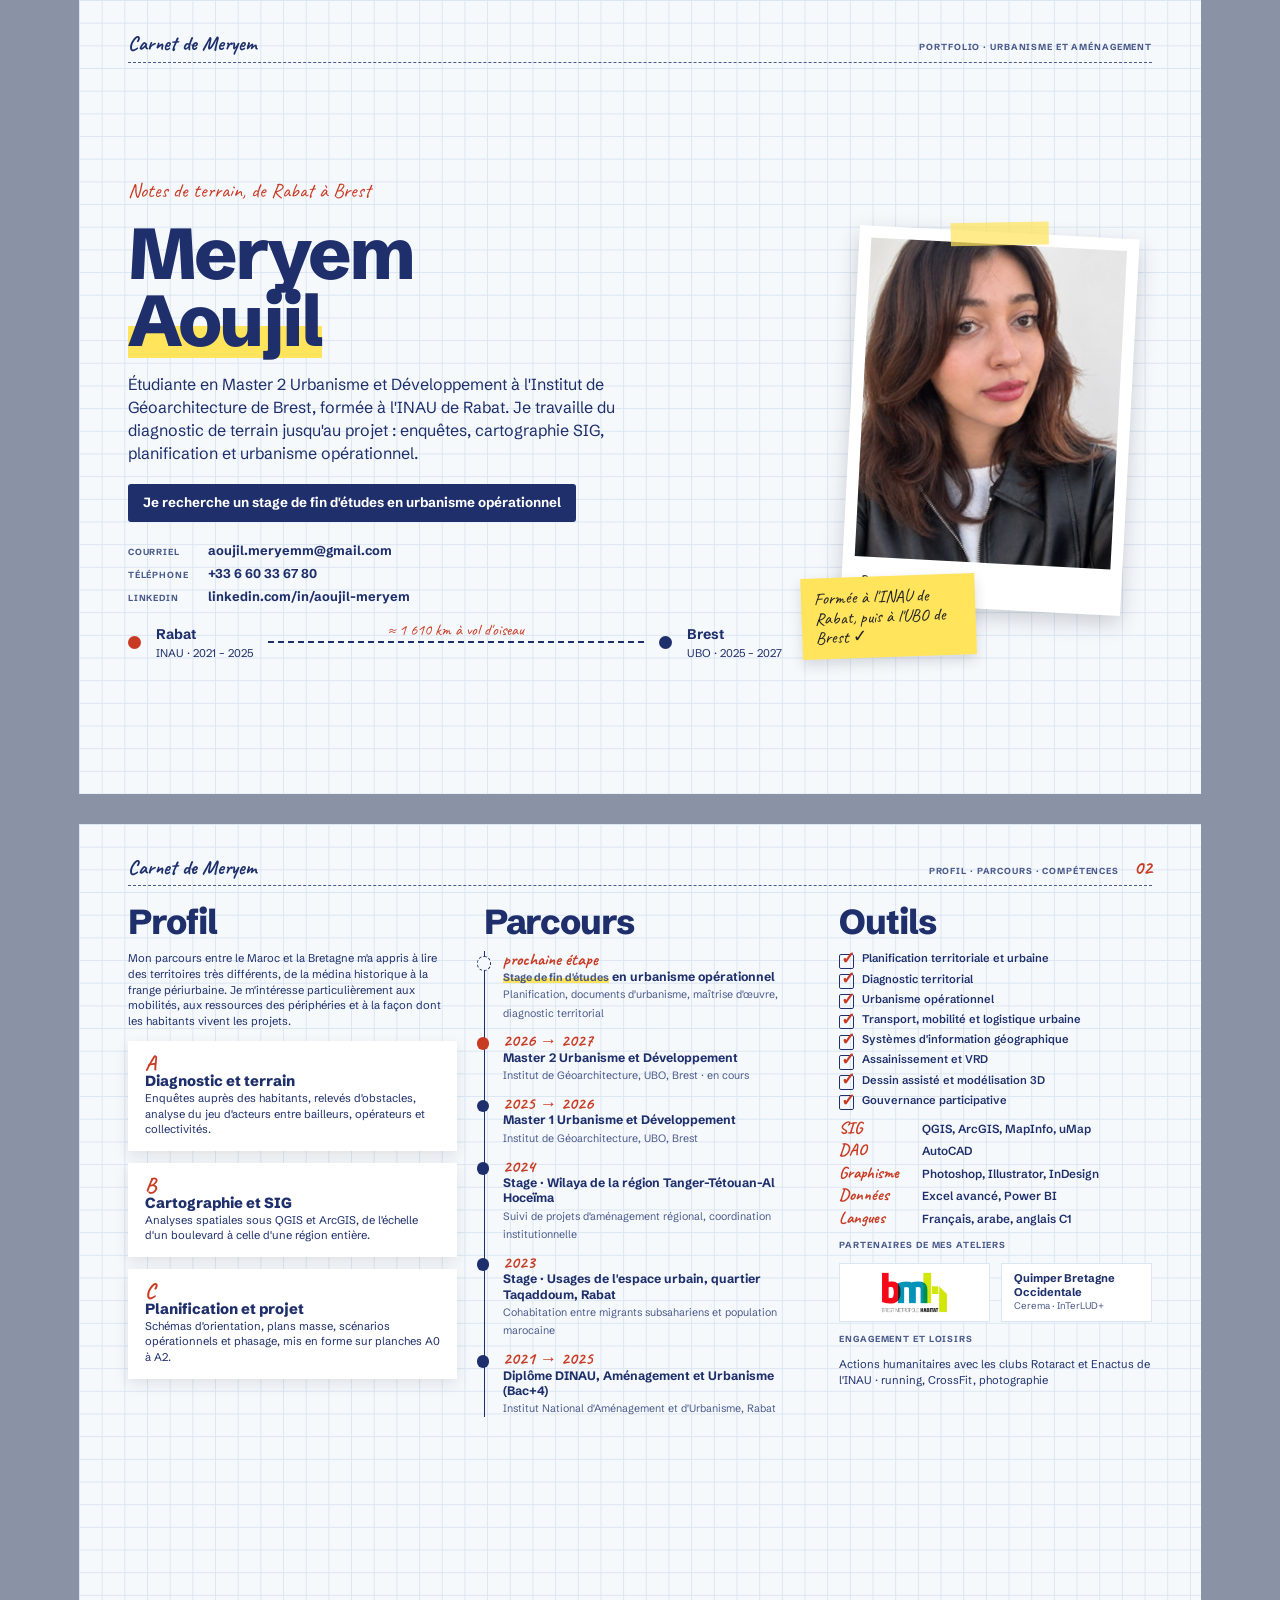
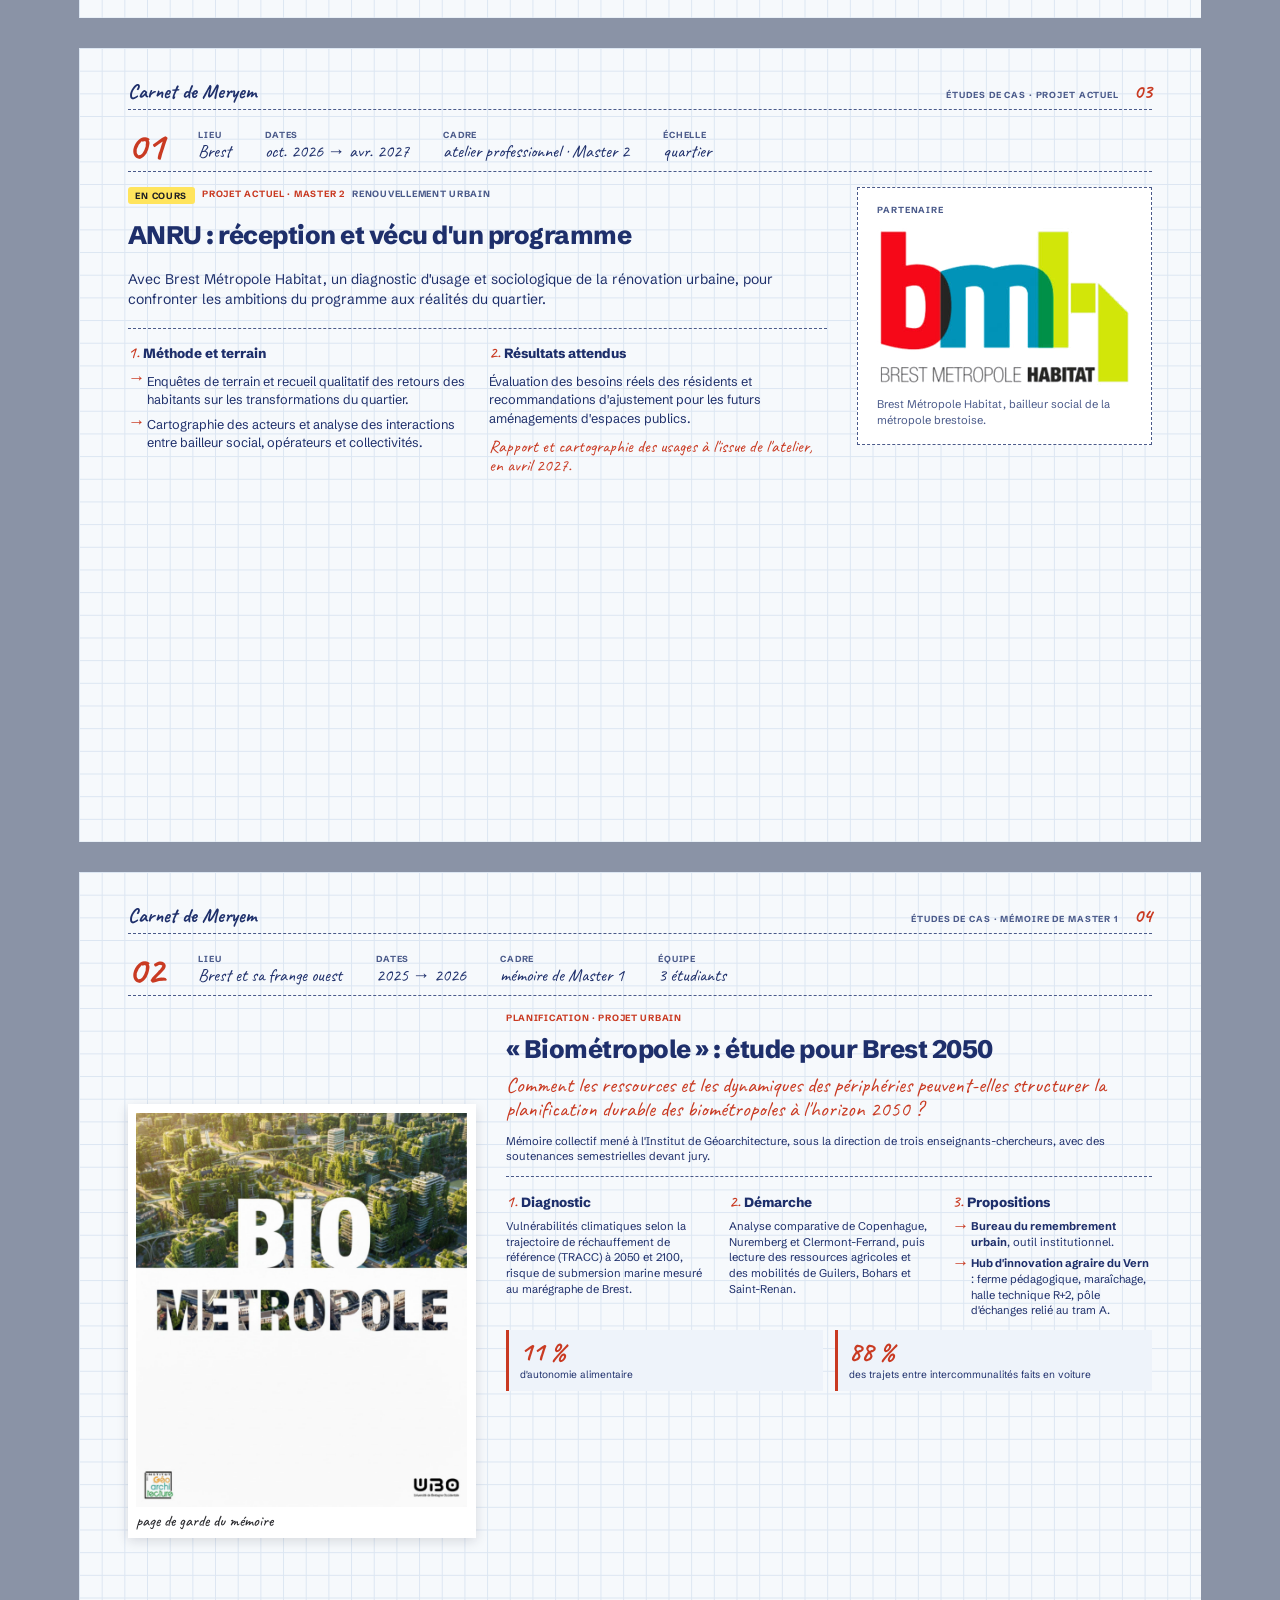
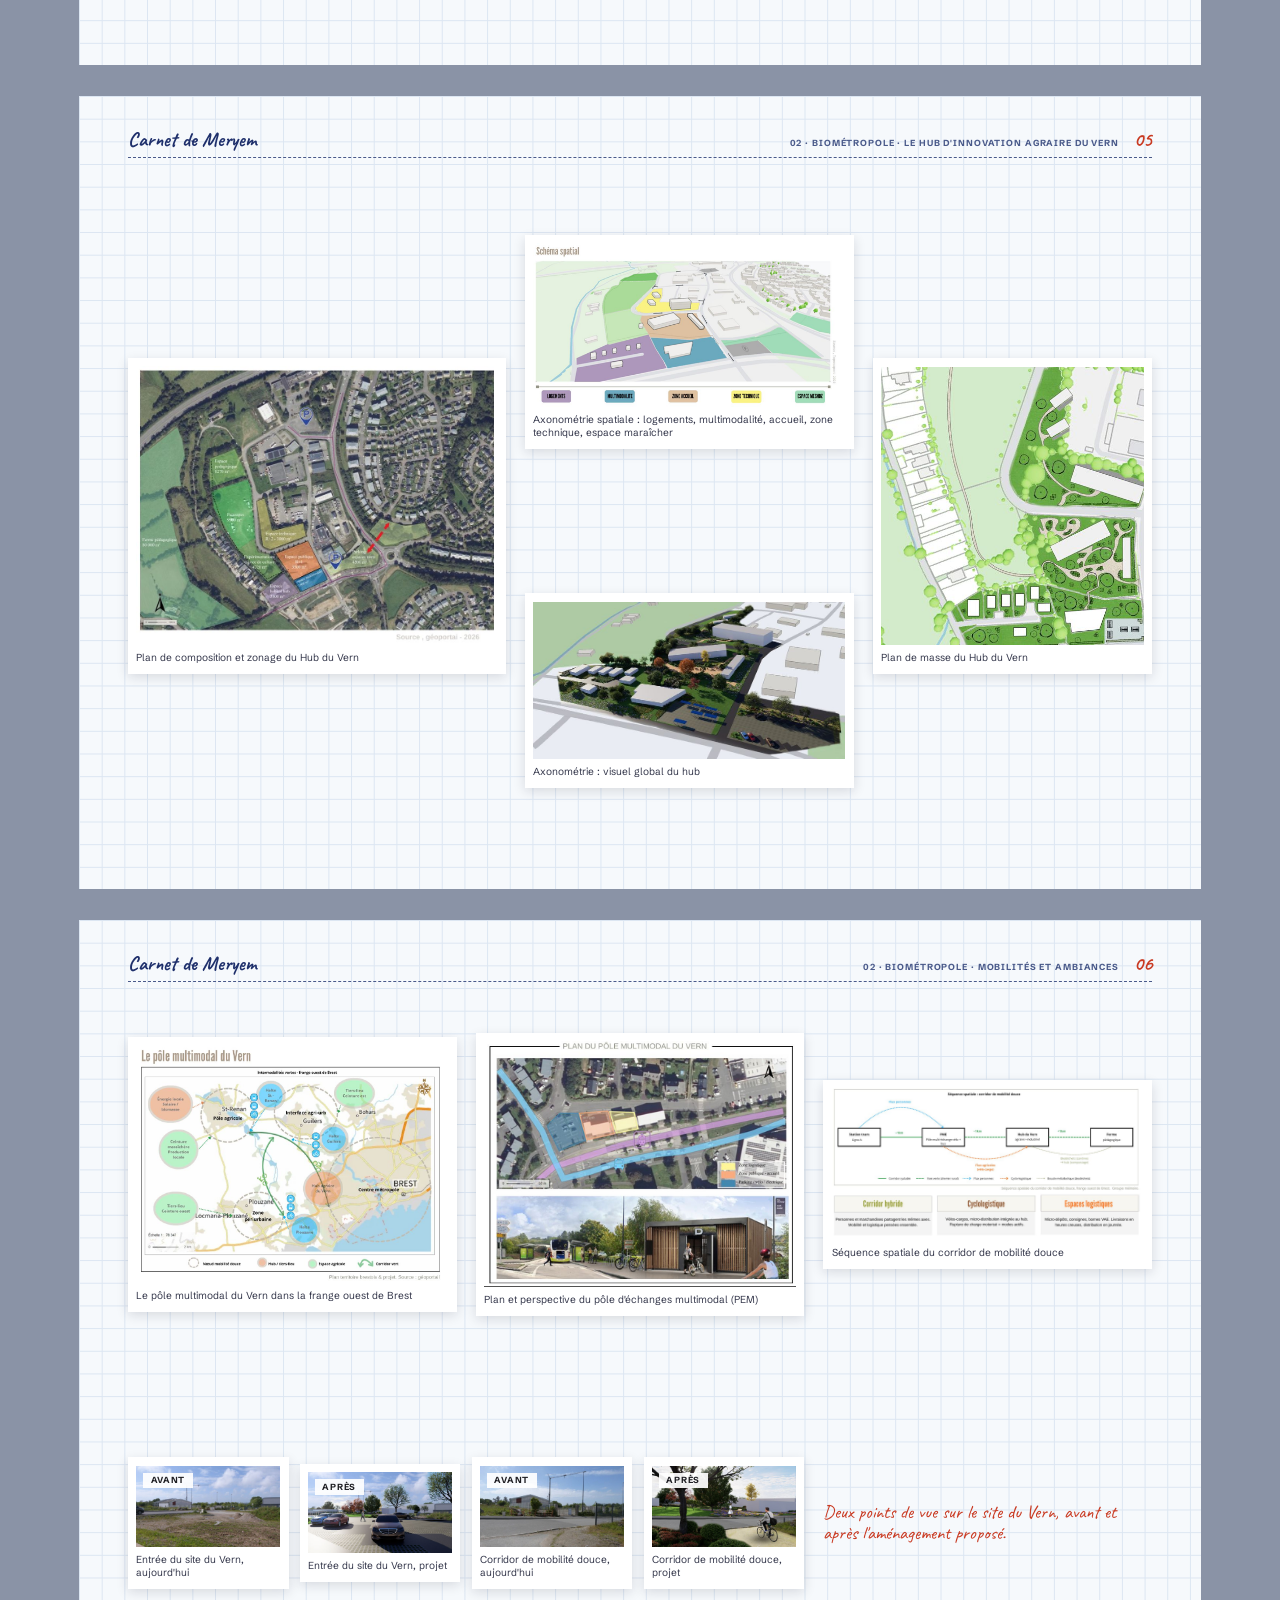
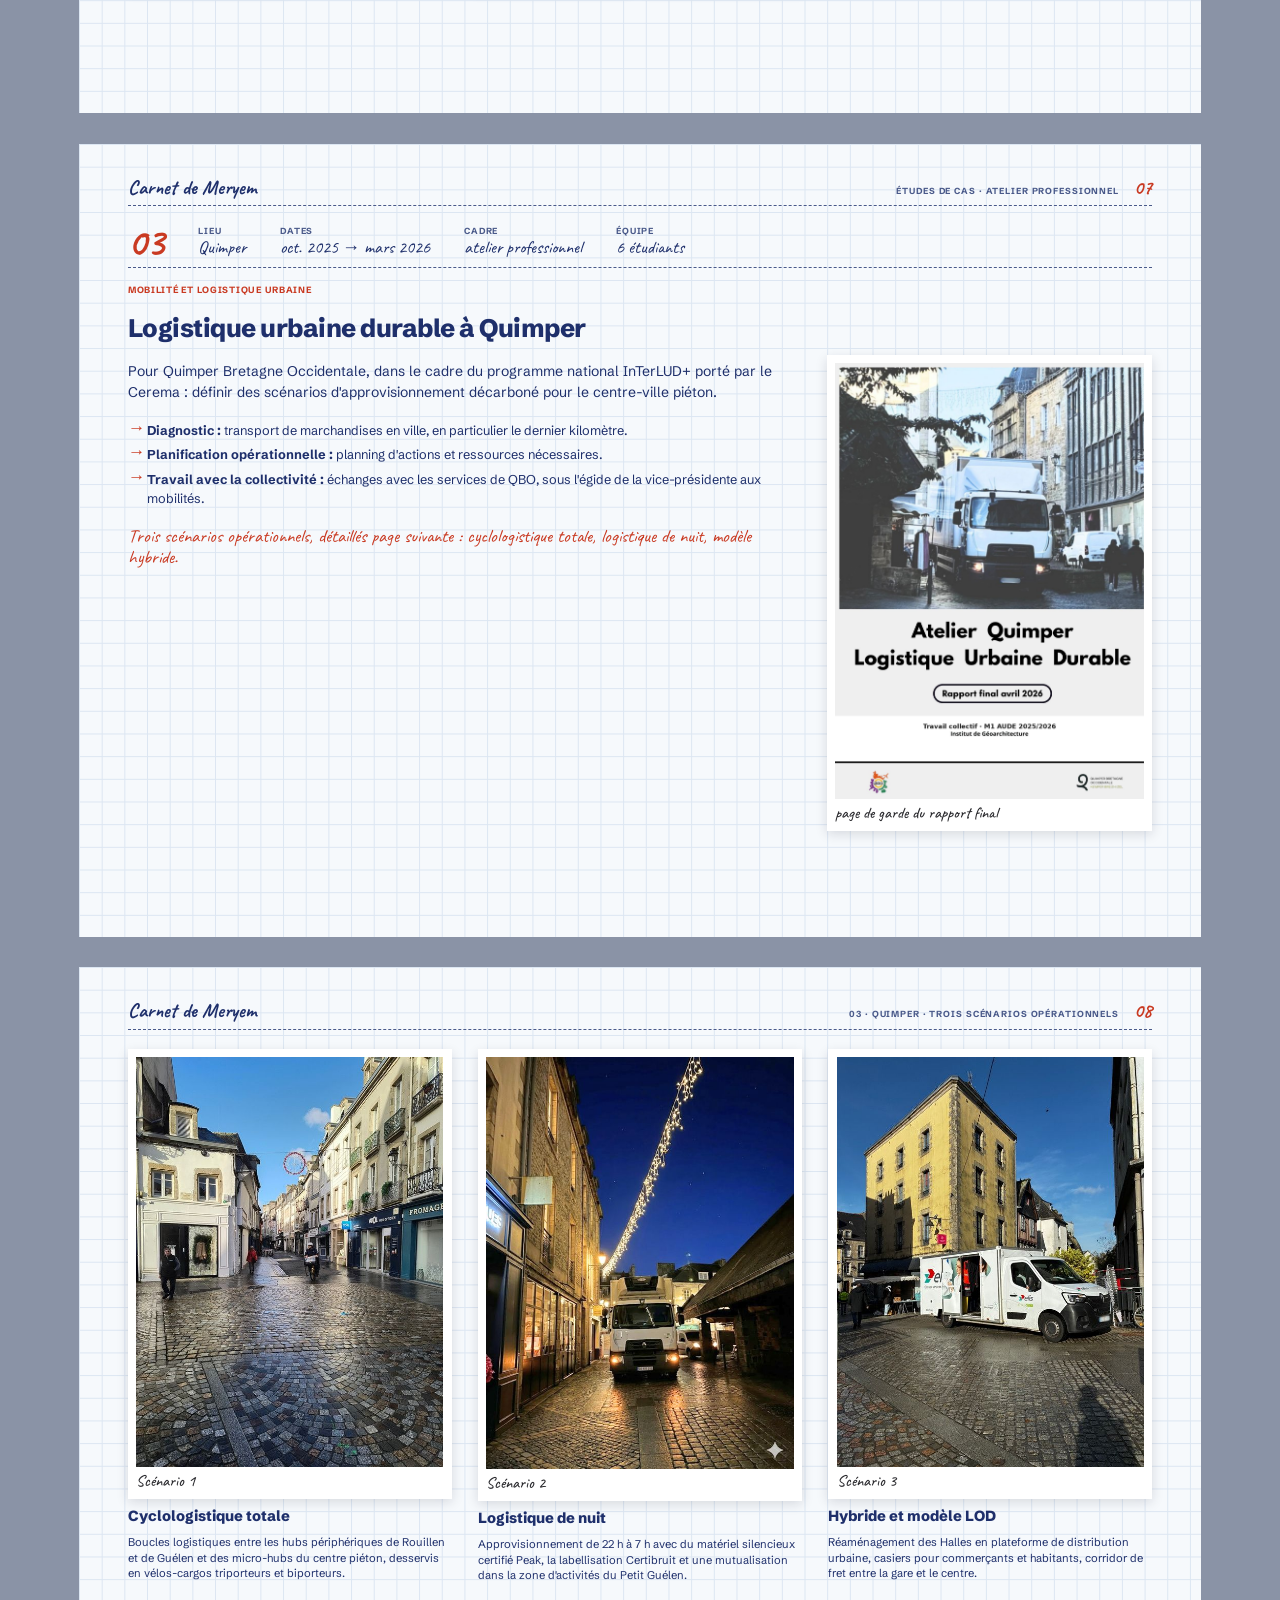
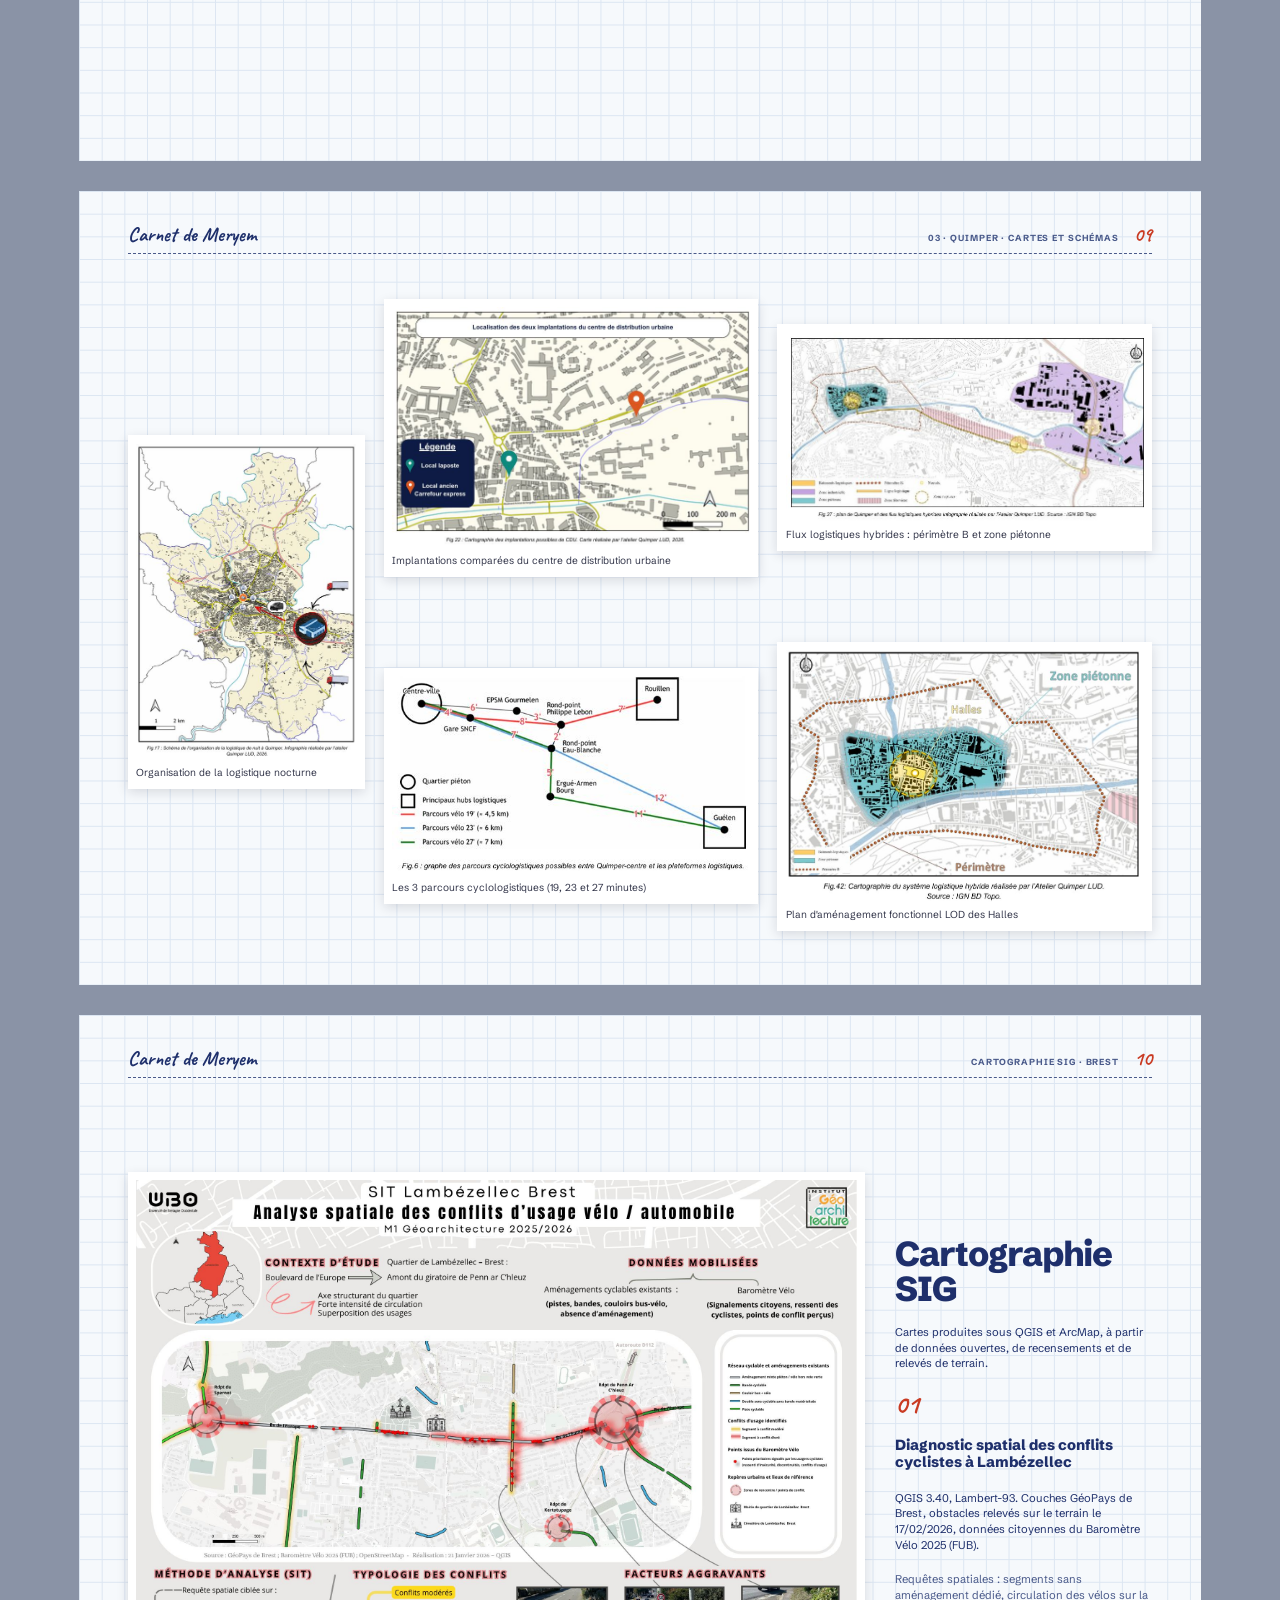
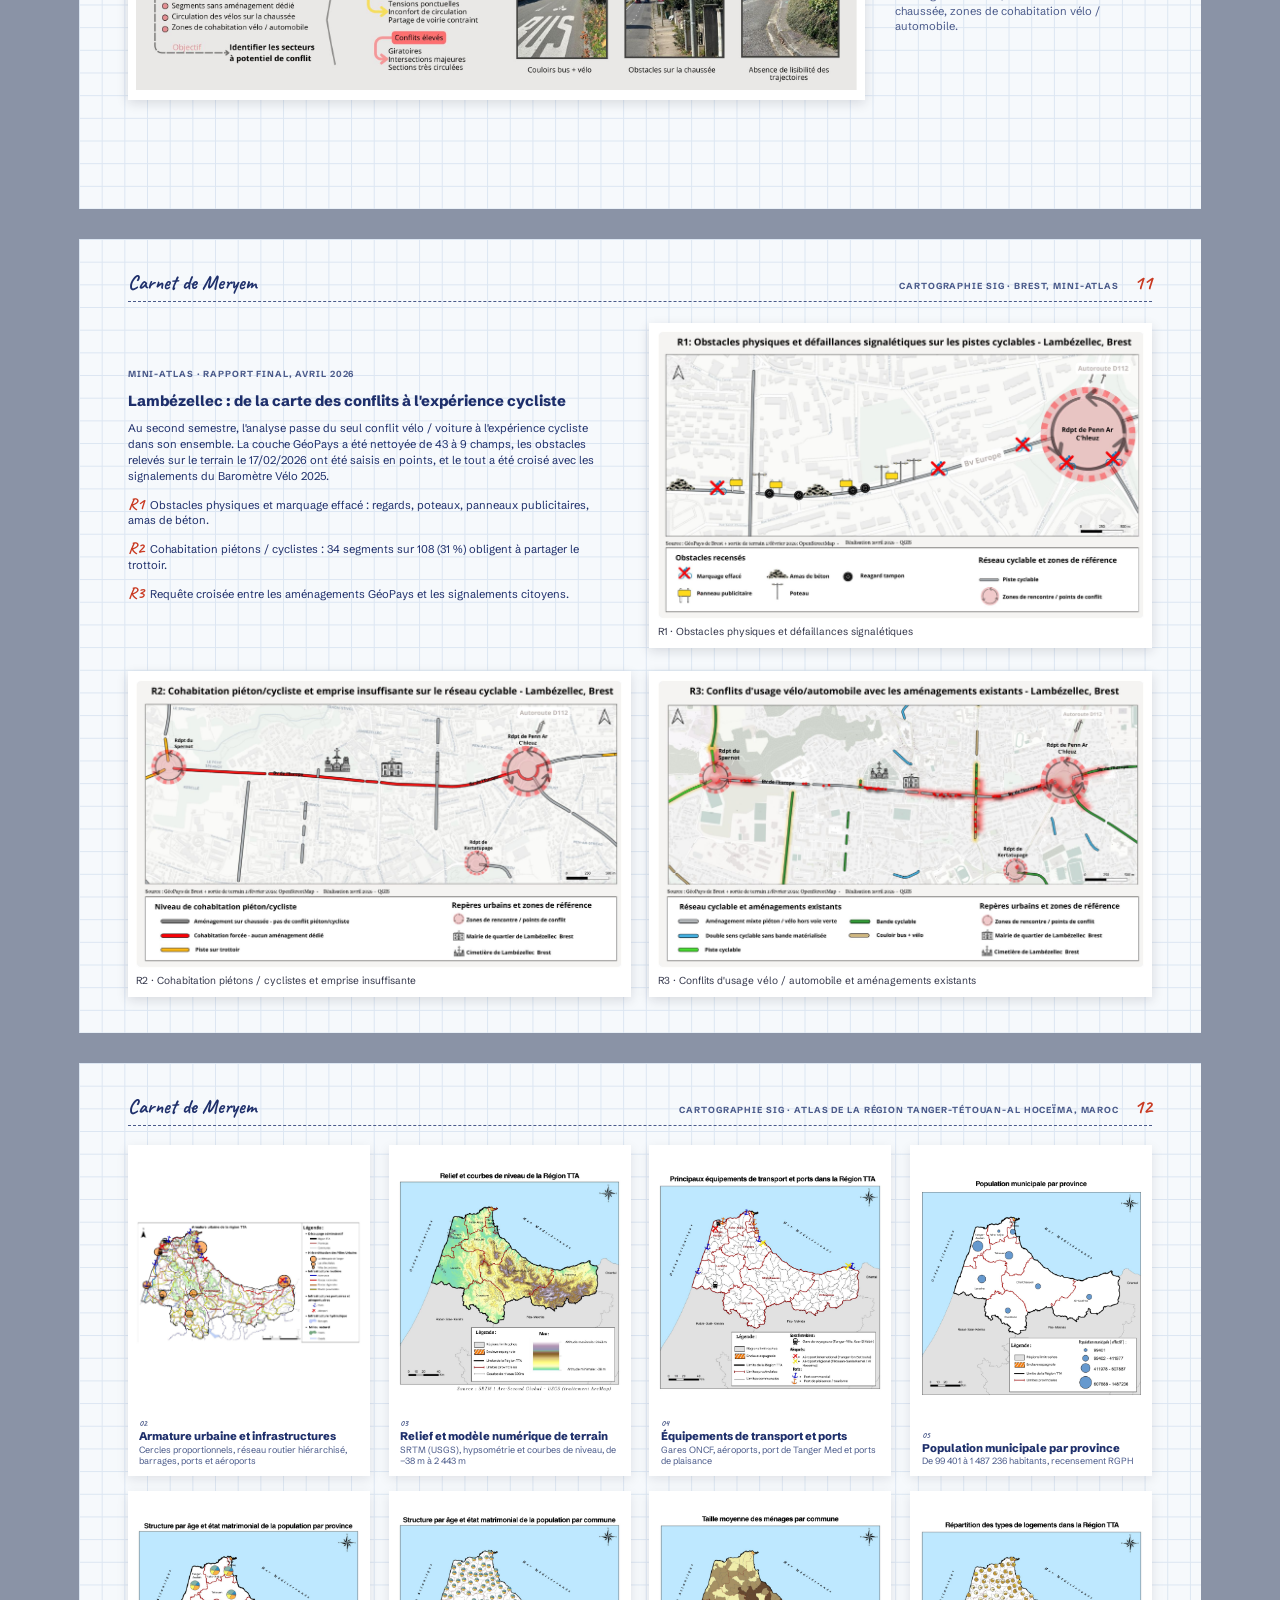
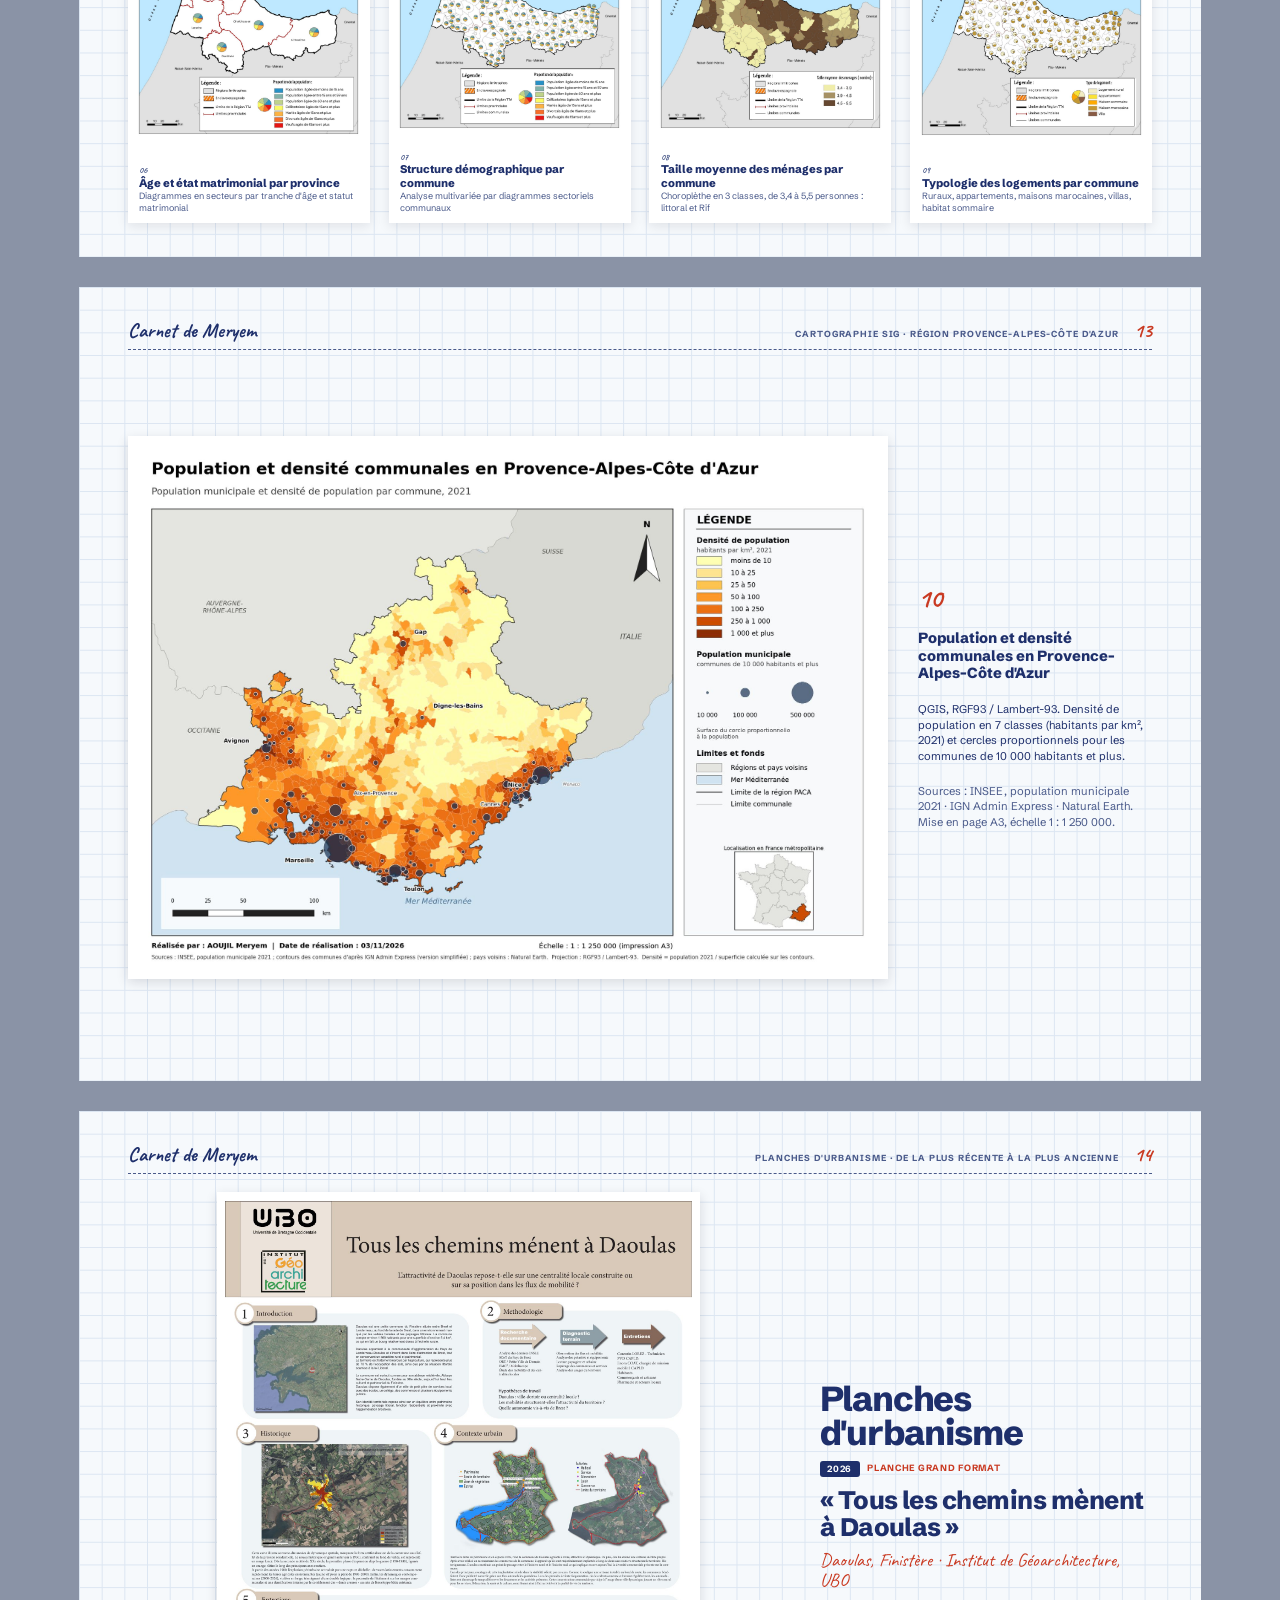
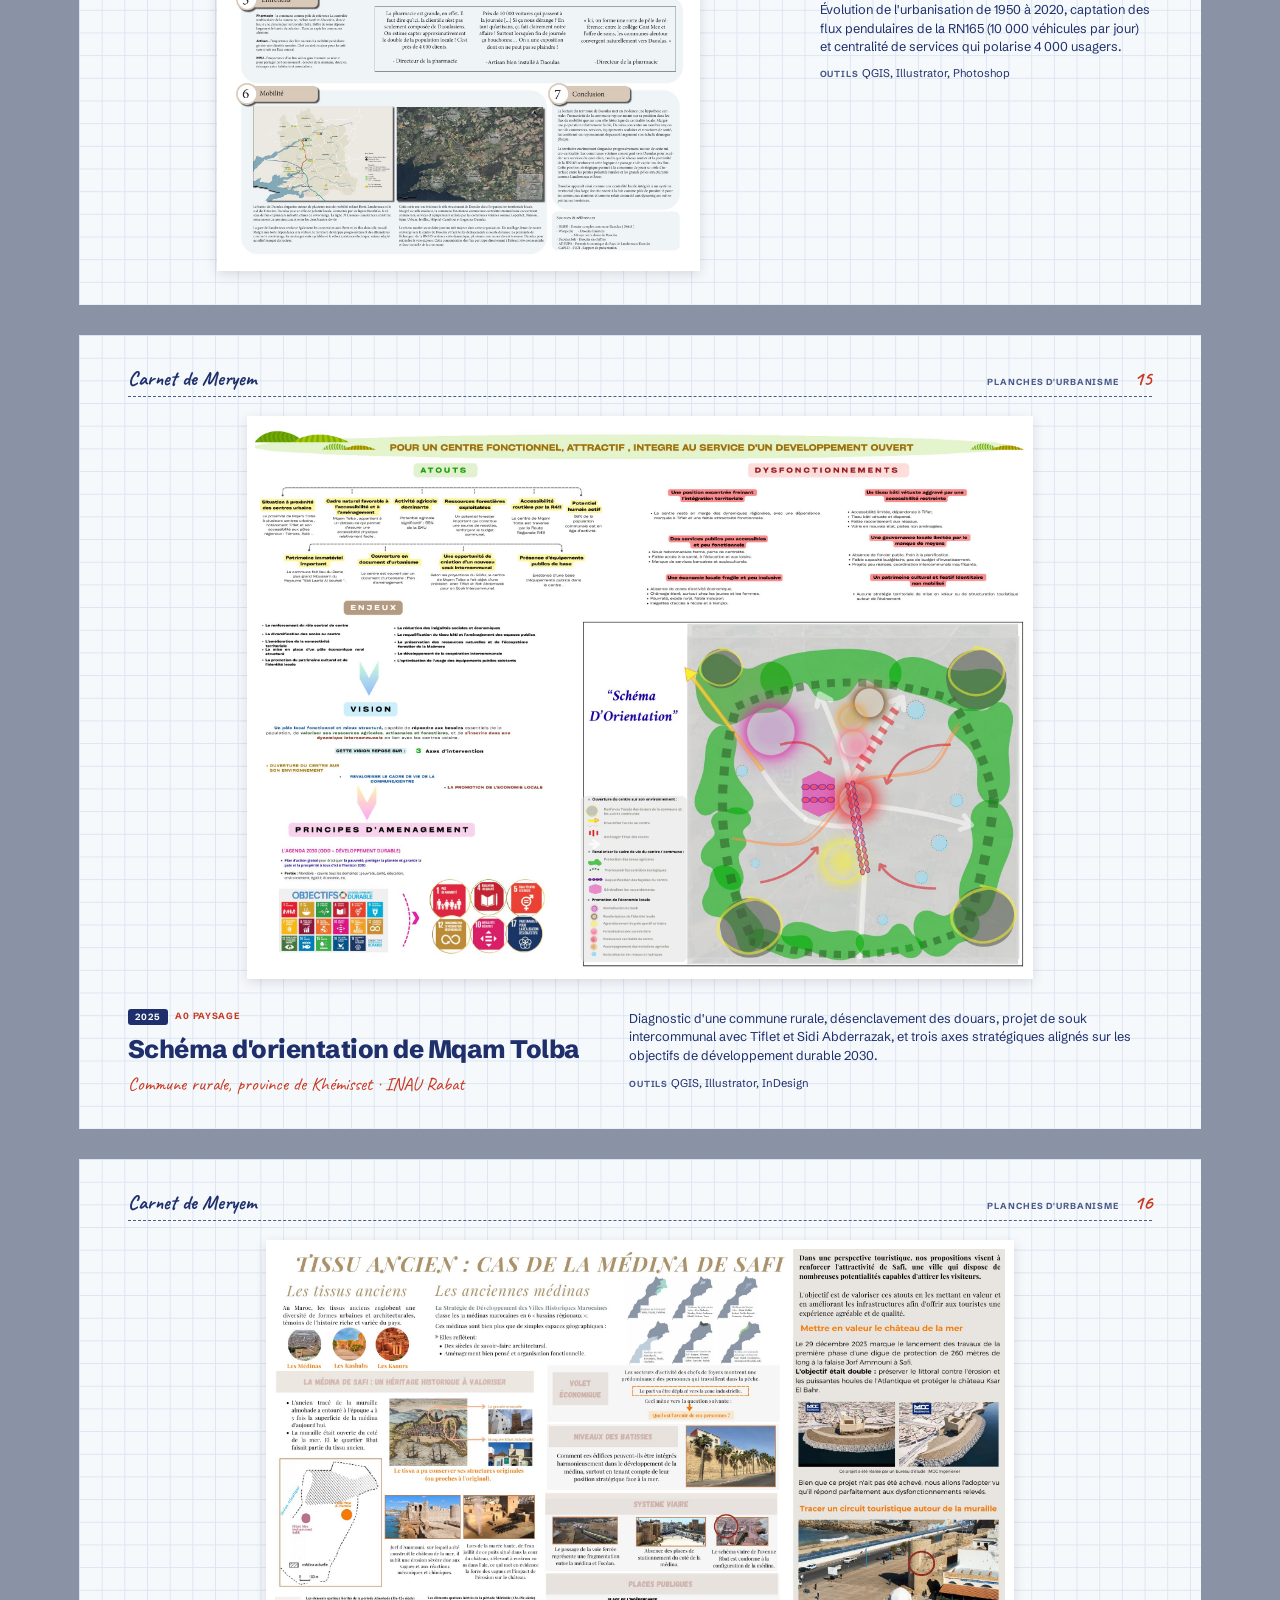
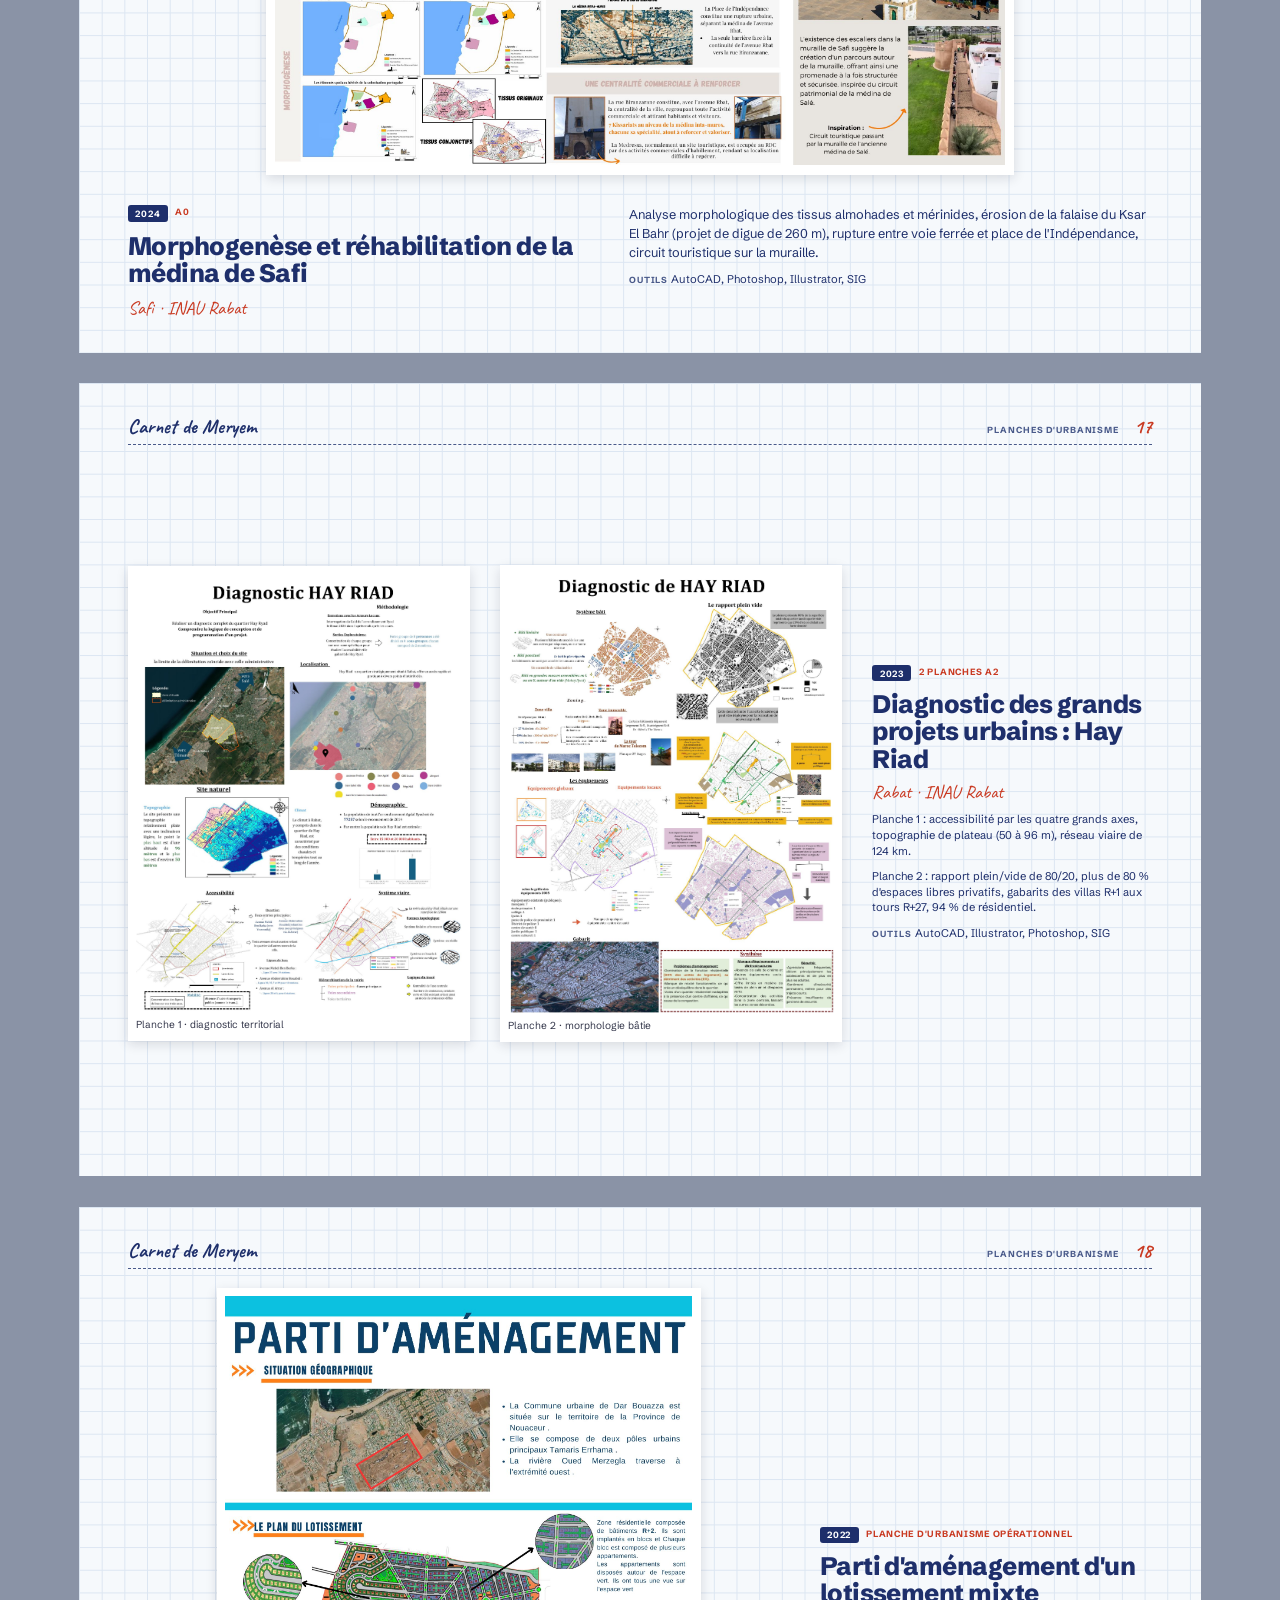
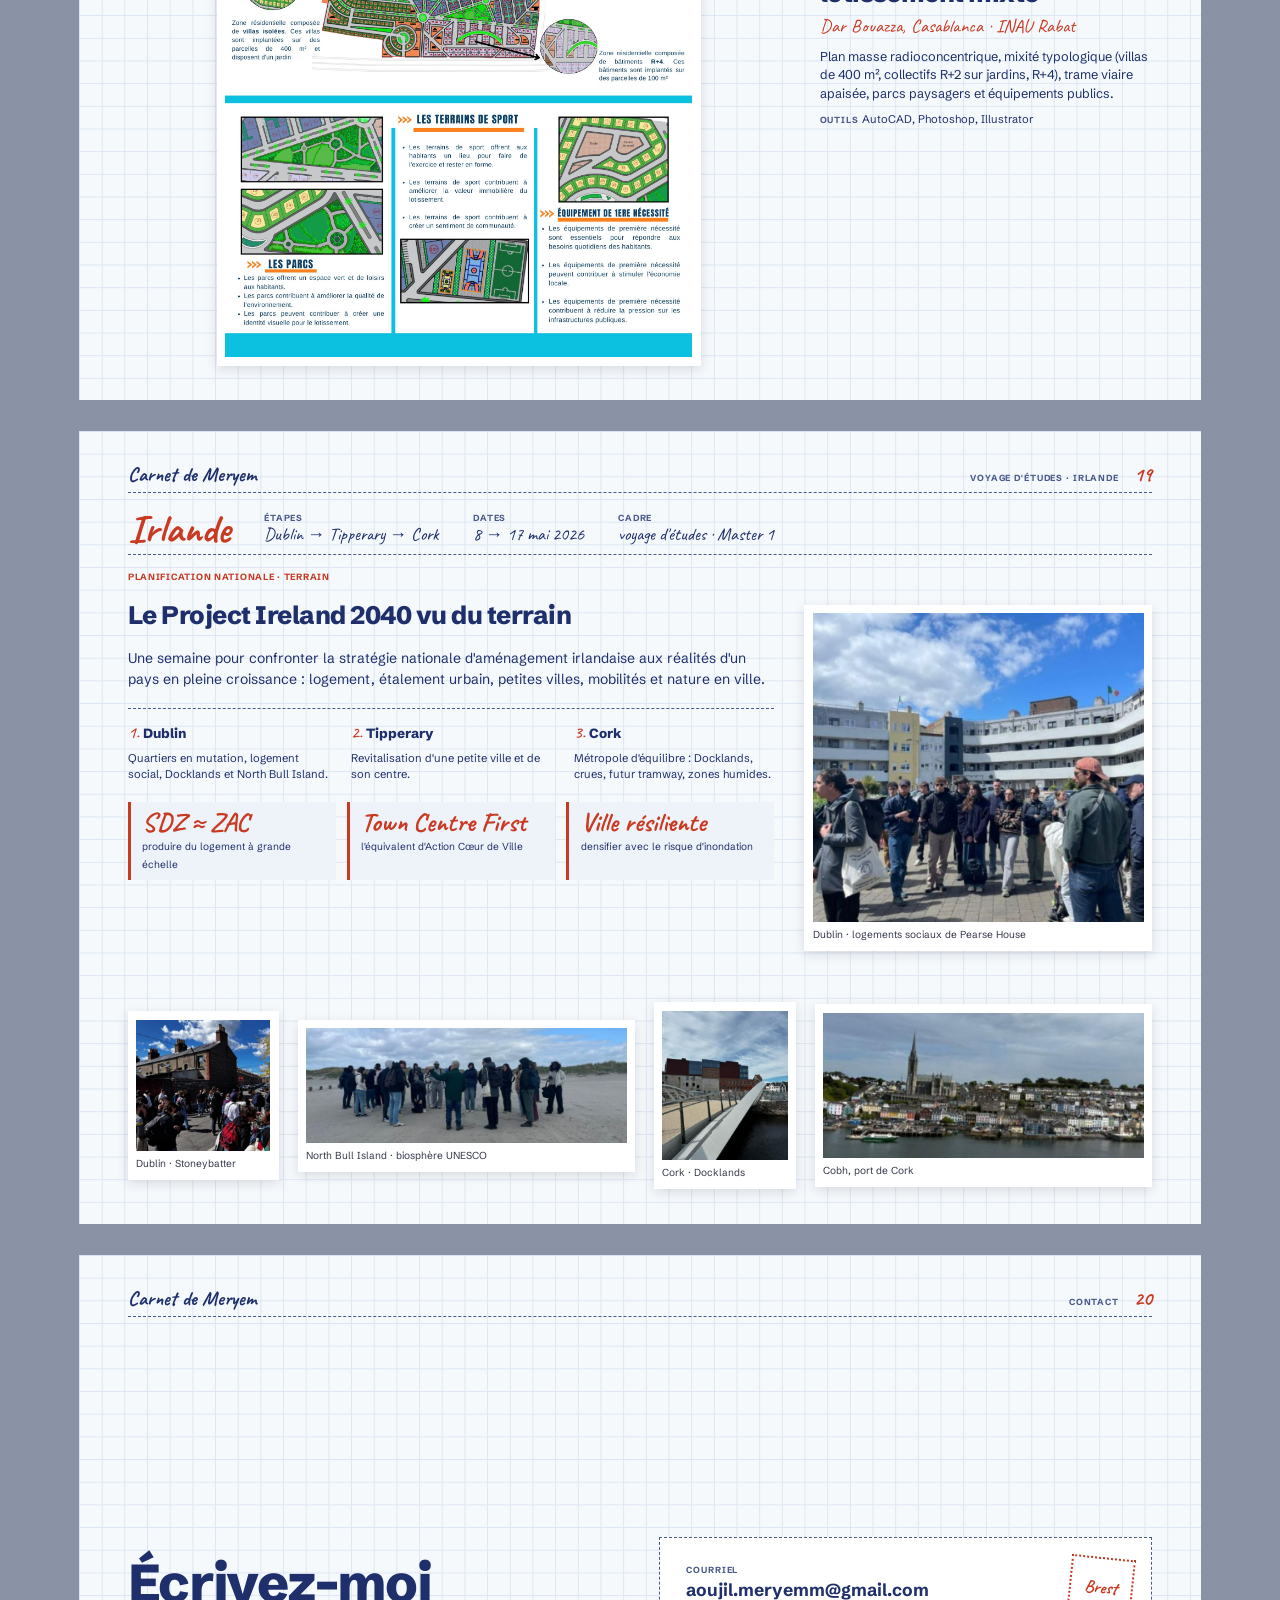
<file: portfolio-pdf.html>
<!doctype html>
<html lang="fr">
<head>
  <meta charset="utf-8">
  <title>Meryem Aoujil · Portfolio (PDF)</title>
  <meta name="robots" content="noindex, nofollow">
  <!--
    Version PDF du portfolio, au format A4 paysage.
    Pour créer le PDF : ouvrir ce fichier dans Chrome ou Edge, Ctrl+P,
    « Enregistrer au format PDF », marges « Aucune », cocher « Graphiques d'arrière-plan ».
  -->
  <link rel="preconnect" href="https://fonts.googleapis.com">
  <link rel="preconnect" href="https://fonts.gstatic.com" crossorigin>
  <link rel="stylesheet" href="https://fonts.googleapis.com/css2?family=Caveat:wght@500;700&family=Schibsted+Grotesk:wght@400..800&display=swap">
  <link rel="stylesheet" href="assets/css/pdf.css">
</head>
<body>

<!-- ============ 1. COUVERTURE ============ -->
<section class="pg">
  <header class="pg__top"><span class="pg__brand">Carnet de Meryem</span><span class="pg__where"><span class="label">Portfolio · urbanisme et aménagement</span></span></header>
  <div class="pg__body cover">
    <div class="stack stack--lg">
      <p class="kicker">Notes de terrain, de Rabat à Brest</p>
      <h1 class="cover__name">Meryem<br><span class="hl">Aoujil</span></h1>
      <p class="cover__lead">Étudiante en Master 2 Urbanisme et Développement à l'Institut de Géoarchitecture de Brest, formée à l'INAU de Rabat. Je travaille du diagnostic de terrain jusqu'au projet : enquêtes, cartographie SIG, planification et urbanisme opérationnel.</p>
      <p class="cover__badge">Je recherche un stage de fin d'études en urbanisme opérationnel</p>
      <dl class="cover__contact">
        <dt class="label">Courriel</dt><dd>aoujil.meryemm@gmail.com</dd>
        <dt class="label">Téléphone</dt><dd>+33 6 60 33 67 80</dd>
        <dt class="label">LinkedIn</dt><dd>linkedin.com/in/aoujil-meryem</dd>
      </dl>
      <div class="trajet">
        <span class="dot dot--accent"></span><span><strong>Rabat</strong><br>INAU · 2021 – 2025</span>
        <span class="trajet__dash"><span>≈ 1 610 km à vol d'oiseau</span></span>
        <span class="dot"></span><span><strong>Brest</strong><br>UBO · 2025 – 2027</span>
      </div>
    </div>
    <figure class="cover__photo">
      <span class="tape" style="left:50%; margin-left:-13mm; transform:rotate(-4deg)"></span>
      <img src="assets/img/portrait.jpg" alt="Portrait de Meryem Aoujil">
      <figcaption>Brest · Master 2</figcaption>
      <p class="postit">Formée à l'INAU de Rabat, puis à l'UBO de Brest ✓</p>
    </figure>
  </div>
</section>

<!-- ============ 2. PROFIL ============ -->
<section class="pg">
  <header class="pg__top"><span class="pg__brand">Carnet de Meryem</span><span class="pg__where"><span class="label">Profil · parcours · compétences</span><span class="pg__num">02</span></span></header>
  <div class="pg__body profile">
    <div class="stack">
      <h2 class="h-section">Profil</h2>
      <p class="small">Mon parcours entre le Maroc et la Bretagne m'a appris à lire des territoires très différents, de la médina historique à la frange périurbaine. Je m'intéresse particulièrement aux mobilités, aux ressources des périphéries et à la façon dont les habitants vivent les projets.</p>
      <div class="axis">
        <div class="card"><p class="axis__letter">A</p><h3 class="h-block">Diagnostic et terrain</h3><p class="small">Enquêtes auprès des habitants, relevés d'obstacles, analyse du jeu d'acteurs entre bailleurs, opérateurs et collectivités.</p></div>
        <div class="card"><p class="axis__letter">B</p><h3 class="h-block">Cartographie et SIG</h3><p class="small">Analyses spatiales sous QGIS et ArcGIS, de l'échelle d'un boulevard à celle d'une région entière.</p></div>
        <div class="card"><p class="axis__letter">C</p><h3 class="h-block">Planification et projet</h3><p class="small">Schémas d'orientation, plans masse, scénarios opérationnels et phasage, mis en forme sur planches A0 à A2.</p></div>
      </div>
    </div>
    <div class="stack">
      <h2 class="h-section">Parcours</h2>
      <ol class="timeline">
        <li class="is-next"><p class="timeline__date">prochaine étape</p><strong><span class="hl">Stage de fin d'études</span> en urbanisme opérationnel</strong><span>Planification, documents d'urbanisme, maîtrise d'œuvre, diagnostic territorial</span></li>
        <li class="is-current"><p class="timeline__date">2026 → 2027</p><strong>Master 2 Urbanisme et Développement</strong><span>Institut de Géoarchitecture, UBO, Brest · en cours</span></li>
        <li><p class="timeline__date">2025 → 2026</p><strong>Master 1 Urbanisme et Développement</strong><span>Institut de Géoarchitecture, UBO, Brest</span></li>
        <li><p class="timeline__date">2024</p><strong>Stage · Wilaya de la région Tanger-Tétouan-Al Hoceïma</strong><span>Suivi de projets d'aménagement régional, coordination institutionnelle</span></li>
        <li><p class="timeline__date">2023</p><strong>Stage · Usages de l'espace urbain, quartier Taqaddoum, Rabat</strong><span>Cohabitation entre migrants subsahariens et population marocaine</span></li>
        <li><p class="timeline__date">2021 → 2025</p><strong>Diplôme DINAU, Aménagement et Urbanisme (Bac+4)</strong><span>Institut National d'Aménagement et d'Urbanisme, Rabat</span></li>
      </ol>
    </div>
    <div class="stack">
      <h2 class="h-section">Outils</h2>
      <ul class="checks small">
        <li>Planification territoriale et urbaine</li>
        <li>Diagnostic territorial</li>
        <li>Urbanisme opérationnel</li>
        <li>Transport, mobilité et logistique urbaine</li>
        <li>Systèmes d'information géographique</li>
        <li>Assainissement et VRD</li>
        <li>Dessin assisté et modélisation 3D</li>
        <li>Gouvernance participative</li>
      </ul>
      <dl class="soft">
        <dt>SIG</dt><dd>QGIS, ArcGIS, MapInfo, uMap</dd>
        <dt>DAO</dt><dd>AutoCAD</dd>
        <dt>Graphisme</dt><dd>Photoshop, Illustrator, InDesign</dd>
        <dt>Données</dt><dd>Excel avancé, Power BI</dd>
        <dt>Langues</dt><dd>Français, arabe, anglais C1</dd>
      </dl>
      <p class="label">Partenaires de mes ateliers</p>
      <div class="partners">
        <div><img src="assets/img/logos/logo-bmh.png" alt="Brest Métropole Habitat"></div>
        <div><strong>Quimper Bretagne Occidentale</strong><span>Cerema · InTerLUD+</span></div>
      </div>
      <p class="label">Engagement et loisirs</p>
      <p class="small">Actions humanitaires avec les clubs Rotaract et Enactus de l'INAU · running, CrossFit, photographie</p>
    </div>
  </div>
</section>

<!-- ============ 3. PROJET 01 · ANRU ============ -->
<section class="pg">
  <header class="pg__top"><span class="pg__brand">Carnet de Meryem</span><span class="pg__where"><span class="label">Études de cas · projet actuel</span><span class="pg__num">03</span></span></header>
  <div class="pg__body project">
    <div class="meta">
      <span class="meta__num">01</span>
      <dl>
        <div><dt class="label">Lieu</dt><dd>Brest</dd></div>
        <div><dt class="label">Dates</dt><dd>oct. 2026 → avr. 2027</dd></div>
        <div><dt class="label">Cadre</dt><dd>atelier professionnel · Master 2</dd></div>
        <div><dt class="label">Échelle</dt><dd>quartier</dd></div>
      </dl>
    </div>
    <div class="split" style="grid-template-columns: 1fr 78mm;">
      <div class="stack stack--lg">
        <p class="tags"><span class="tag-hl">En cours</span><span class="tag-accent">Projet actuel · Master 2</span><span class="tag-muted">Renouvellement urbain</span></p>
        <h2 class="h-project">ANRU : réception et vécu d'un programme</h2>
        <p class="lead">Avec Brest Métropole Habitat, un diagnostic d'usage et sociologique de la rénovation urbaine, pour confronter les ambitions du programme aux réalités du quartier.</p>
        <div class="steps steps--2">
          <div>
            <h3 class="step__title"><span class="hand">1.</span>Méthode et terrain</h3>
            <ul class="arrows">
              <li>Enquêtes de terrain et recueil qualitatif des retours des habitants sur les transformations du quartier.</li>
              <li>Cartographie des acteurs et analyse des interactions entre bailleur social, opérateurs et collectivités.</li>
            </ul>
          </div>
          <div>
            <h3 class="step__title"><span class="hand">2.</span>Résultats attendus</h3>
            <p>Évaluation des besoins réels des résidents et recommandations d'ajustement pour les futurs aménagements d'espaces publics.</p>
            <p class="question" style="font-size:13pt; margin-top:2.5mm">Rapport et cartographie des usages à l'issue de l'atelier, en avril 2027.</p>
          </div>
        </div>
      </div>
      <figure class="partner-logo">
        <figcaption class="label">Partenaire</figcaption>
        <img src="assets/img/logos/logo-bmh.png" alt="Brest Métropole Habitat">
        <p class="small muted">Brest Métropole Habitat, bailleur social de la métropole brestoise.</p>
      </figure>
    </div>
  </div>
</section>

<!-- ============ 4. PROJET 02 · BIOMÉTROPOLE (1/3) ============ -->
<section class="pg">
  <header class="pg__top"><span class="pg__brand">Carnet de Meryem</span><span class="pg__where"><span class="label">Études de cas · mémoire de Master 1</span><span class="pg__num">04</span></span></header>
  <div class="pg__body project">
    <div class="meta">
      <span class="meta__num">02</span>
      <dl>
        <div><dt class="label">Lieu</dt><dd>Brest et sa frange ouest</dd></div>
        <div><dt class="label">Dates</dt><dd>2025 → 2026</dd></div>
        <div><dt class="label">Cadre</dt><dd>mémoire de Master 1</dd></div>
        <div><dt class="label">Équipe</dt><dd>3 étudiants</dd></div>
      </dl>
    </div>
    <div class="split" style="grid-template-columns: 92mm 1fr;">
      <figure class="ph"><div class="ph__img"><img src="assets/img/projets/biometropole-couverture.jpg" alt="Page de garde du mémoire Biométropole"></div><figcaption class="hand">page de garde du mémoire</figcaption></figure>
      <div class="stack">
        <p class="tags"><span class="tag-accent">Planification · projet urbain</span></p>
        <h2 class="h-project">« Biométropole » : étude pour Brest 2050</h2>
        <p class="question">Comment les ressources et les dynamiques des périphéries peuvent-elles structurer la planification durable des biométropoles à l'horizon 2050 ?</p>
        <p class="small">Mémoire collectif mené à l'Institut de Géoarchitecture, sous la direction de trois enseignants-chercheurs, avec des soutenances semestrielles devant jury.</p>
        <div class="steps small">
          <div>
            <h3 class="step__title"><span class="hand">1.</span>Diagnostic</h3>
            <p>Vulnérabilités climatiques selon la trajectoire de réchauffement de référence (TRACC) à 2050 et 2100, risque de submersion marine mesuré au marégraphe de Brest.</p>
          </div>
          <div>
            <h3 class="step__title"><span class="hand">2.</span>Démarche</h3>
            <p>Analyse comparative de Copenhague, Nuremberg et Clermont-Ferrand, puis lecture des ressources agricoles et des mobilités de Guilers, Bohars et Saint-Renan.</p>
          </div>
          <div>
            <h3 class="step__title"><span class="hand">3.</span>Propositions</h3>
            <ul class="arrows">
              <li><strong>Bureau du remembrement urbain</strong>, outil institutionnel.</li>
              <li><strong>Hub d'innovation agraire du Vern</strong> : ferme pédagogique, maraîchage, halle technique R+2, pôle d'échanges relié au tram A.</li>
            </ul>
          </div>
        </div>
        <div class="stats">
          <div><strong>11 %</strong><span>d'autonomie alimentaire</span></div>
          <div><strong>88 %</strong><span>des trajets entre intercommunalités faits en voiture</span></div>
        </div>
      </div>
    </div>
  </div>
</section>

<!-- ============ 5. BIOMÉTROPOLE (2/3) : le Hub du Vern ============ -->
<section class="pg">
  <header class="pg__top"><span class="pg__brand">Carnet de Meryem</span><span class="pg__where"><span class="label">02 · Biométropole · le Hub d'innovation agraire du Vern</span><span class="pg__num">05</span></span></header>
  <div class="pg__body grid-fig" style="grid-template-columns: 1.15fr 1fr 0.85fr; grid-template-rows: 1fr 1fr;">
    <figure class="ph" style="grid-row: 1 / 3;"><div class="ph__img"><img src="assets/img/projets/biometropole-composition.jpg" alt=""></div><figcaption>Plan de composition et zonage du Hub du Vern</figcaption></figure>
    <figure class="ph"><div class="ph__img"><img src="assets/img/projets/biometropole-schema-spatial.jpg" alt=""></div><figcaption>Axonométrie spatiale : logements, multimodalité, accueil, zone technique, espace maraîcher</figcaption></figure>
    <figure class="ph" style="grid-row: 1 / 3; grid-column: 3;"><div class="ph__img"><img src="assets/img/projets/biometropole-plan-masse.jpg" alt=""></div><figcaption>Plan de masse du Hub du Vern</figcaption></figure>
    <figure class="ph"><div class="ph__img"><img src="assets/img/projets/biometropole-vue-3d.jpg" alt=""></div><figcaption>Axonométrie : visuel global du hub</figcaption></figure>
  </div>
</section>

<!-- ============ 6. BIOMÉTROPOLE (3/3) : mobilités et ambiances ============ -->
<section class="pg">
  <header class="pg__top"><span class="pg__brand">Carnet de Meryem</span><span class="pg__where"><span class="label">02 · Biométropole · mobilités et ambiances</span><span class="pg__num">06</span></span></header>
  <div class="pg__body grid-fig" style="grid-template-columns: 1fr 1fr 1fr; grid-template-rows: 1fr 0.9fr;">
    <figure class="ph"><div class="ph__img"><img src="assets/img/projets/biometropole-pole-multimodal.jpg" alt=""></div><figcaption>Le pôle multimodal du Vern dans la frange ouest de Brest</figcaption></figure>
    <figure class="ph"><div class="ph__img"><img src="assets/img/projets/biometropole-pem.jpg" alt=""></div><figcaption>Plan et perspective du pôle d'échanges multimodal (PEM)</figcaption></figure>
    <figure class="ph"><div class="ph__img"><img src="assets/img/projets/biometropole-sequence.jpg" alt=""></div><figcaption>Séquence spatiale du corridor de mobilité douce</figcaption></figure>
    <div class="compare" style="grid-column: 1 / 3; grid-template-columns: repeat(4, 1fr);">
      <figure class="ph"><span class="flag">Avant</span><div class="ph__img"><img src="assets/img/projets/biometropole-avant.jpg" alt=""></div><figcaption>Entrée du site du Vern, aujourd'hui</figcaption></figure>
      <figure class="ph"><span class="flag">Après</span><div class="ph__img"><img src="assets/img/projets/biometropole-apres.jpg" alt=""></div><figcaption>Entrée du site du Vern, projet</figcaption></figure>
      <figure class="ph"><span class="flag">Avant</span><div class="ph__img"><img src="assets/img/projets/biometropole-avant-2.jpg" alt=""></div><figcaption>Corridor de mobilité douce, aujourd'hui</figcaption></figure>
      <figure class="ph"><span class="flag">Après</span><div class="ph__img"><img src="assets/img/projets/biometropole-apres-2.jpg" alt=""></div><figcaption>Corridor de mobilité douce, projet</figcaption></figure>
    </div>
    <div class="stack" style="justify-content:center">
      <p class="question" style="font-size:14pt">Deux points de vue sur le site du Vern, avant et après l'aménagement proposé.</p>
    </div>
  </div>
</section>

<!-- ============ 7. PROJET 03 · QUIMPER (1/3) ============ -->
<section class="pg">
  <header class="pg__top"><span class="pg__brand">Carnet de Meryem</span><span class="pg__where"><span class="label">Études de cas · atelier professionnel</span><span class="pg__num">07</span></span></header>
  <div class="pg__body project">
    <div class="meta">
      <span class="meta__num">03</span>
      <dl>
        <div><dt class="label">Lieu</dt><dd>Quimper</dd></div>
        <div><dt class="label">Dates</dt><dd>oct. 2025 → mars 2026</dd></div>
        <div><dt class="label">Cadre</dt><dd>atelier professionnel</dd></div>
        <div><dt class="label">Équipe</dt><dd>6 étudiants</dd></div>
      </dl>
    </div>
    <div class="split" style="grid-template-columns: 1fr 86mm;">
      <div class="stack stack--lg">
        <p class="tags"><span class="tag-accent">Mobilité et logistique urbaine</span></p>
        <h2 class="h-project">Logistique urbaine durable à Quimper</h2>
        <p class="lead">Pour Quimper Bretagne Occidentale, dans le cadre du programme national InTerLUD+ porté par le Cerema : définir des scénarios d'approvisionnement décarboné pour le centre-ville piéton.</p>
        <ul class="arrows">
          <li><strong>Diagnostic :</strong> transport de marchandises en ville, en particulier le dernier kilomètre.</li>
          <li><strong>Planification opérationnelle :</strong> planning d'actions et ressources nécessaires.</li>
          <li><strong>Travail avec la collectivité :</strong> échanges avec les services de QBO, sous l'égide de la vice-présidente aux mobilités.</li>
        </ul>
        <p class="question" style="font-size:14pt">Trois scénarios opérationnels, détaillés page suivante : cyclologistique totale, logistique de nuit, modèle hybride.</p>
      </div>
      <figure class="ph"><div class="ph__img"><img src="assets/img/projets/quimper-couverture.jpg" alt="Page de garde du rapport final de l'atelier Quimper"></div><figcaption class="hand">page de garde du rapport final</figcaption></figure>
    </div>
  </div>
</section>

<!-- ============ 8. QUIMPER (2/3) : trois scénarios ============ -->
<section class="pg">
  <header class="pg__top"><span class="pg__brand">Carnet de Meryem</span><span class="pg__where"><span class="label">03 · Quimper · trois scénarios opérationnels</span><span class="pg__num">08</span></span></header>
  <div class="pg__body scen">
    <div>
      <figure class="ph"><div class="ph__img"><img src="assets/img/projets/quimper-cyclologistique.jpg" alt=""></div><figcaption class="hand">Scénario 1</figcaption></figure>
      <h3 class="h-block">Cyclologistique totale</h3>
      <p class="small">Boucles logistiques entre les hubs périphériques de Rouillen et de Guélen et des micro-hubs du centre piéton, desservis en vélos-cargos triporteurs et biporteurs.</p>
    </div>
    <div>
      <figure class="ph"><div class="ph__img"><img src="assets/img/projets/quimper-nuit.jpg" alt=""></div><figcaption class="hand">Scénario 2</figcaption></figure>
      <h3 class="h-block">Logistique de nuit</h3>
      <p class="small">Approvisionnement de 22 h à 7 h avec du matériel silencieux certifié Peak, la labellisation Certibruit et une mutualisation dans la zone d'activités du Petit Guélen.</p>
    </div>
    <div>
      <figure class="ph"><div class="ph__img"><img src="assets/img/projets/quimper-hybride.jpg" alt=""></div><figcaption class="hand">Scénario 3</figcaption></figure>
      <h3 class="h-block">Hybride et modèle LOD</h3>
      <p class="small">Réaménagement des Halles en plateforme de distribution urbaine, casiers pour commerçants et habitants, corridor de fret entre la gare et le centre.</p>
    </div>
  </div>
</section>

<!-- ============ 9. QUIMPER (3/3) : cartes et schémas ============ -->
<section class="pg">
  <header class="pg__top"><span class="pg__brand">Carnet de Meryem</span><span class="pg__where"><span class="label">03 · Quimper · cartes et schémas</span><span class="pg__num">09</span></span></header>
  <div class="pg__body grid-fig" style="grid-template-columns: 0.72fr 1.14fr 1.14fr; grid-template-rows: 1fr 1fr;">
    <figure class="ph" style="grid-row: 1 / 3;"><div class="ph__img"><img src="assets/img/projets/quimper-organisation-nuit.jpg" alt=""></div><figcaption>Organisation de la logistique nocturne</figcaption></figure>
    <figure class="ph"><div class="ph__img"><img src="assets/img/projets/quimper-cdu.jpg" alt=""></div><figcaption>Implantations comparées du centre de distribution urbaine</figcaption></figure>
    <figure class="ph"><div class="ph__img"><img src="assets/img/projets/quimper-flux-hybrides.jpg" alt=""></div><figcaption>Flux logistiques hybrides : périmètre B et zone piétonne</figcaption></figure>
    <figure class="ph"><div class="ph__img"><img src="assets/img/projets/quimper-parcours-velo.jpg" alt=""></div><figcaption>Les 3 parcours cyclologistiques (19, 23 et 27 minutes)</figcaption></figure>
    <figure class="ph"><div class="ph__img"><img src="assets/img/projets/quimper-halles-lod.jpg" alt=""></div><figcaption>Plan d'aménagement fonctionnel LOD des Halles</figcaption></figure>
  </div>
</section>

<!-- ============ 10. CARTOGRAPHIE : Lambézellec ============ -->
<section class="pg">
  <header class="pg__top"><span class="pg__brand">Carnet de Meryem</span><span class="pg__where"><span class="label">Cartographie SIG · Brest</span><span class="pg__num">10</span></span></header>
  <div class="pg__body split" style="grid-template-columns: 1fr 68mm;">
    <figure class="ph"><div class="ph__img"><img src="assets/img/cartes/01-lambezellec.jpg" alt=""></div></figure>
    <div class="stack stack--lg" style="justify-content:center">
      <h2 class="h-section">Cartographie SIG</h2>
      <p class="small">Cartes produites sous QGIS et ArcMap, à partir de données ouvertes, de recensements et de relevés de terrain.</p>
      <p class="map__num" style="font-size:20pt">01</p>
      <h3 class="h-block">Diagnostic spatial des conflits cyclistes à Lambézellec</h3>
      <p class="small">QGIS 3.40, Lambert-93. Couches GéoPays de Brest, obstacles relevés sur le terrain le 17/02/2026, données citoyennes du Baromètre Vélo 2025 (FUB).</p>
      <p class="small muted">Requêtes spatiales : segments sans aménagement dédié, circulation des vélos sur la chaussée, zones de cohabitation vélo / automobile.</p>
    </div>
  </div>
</section>

<!-- ============ 11. CARTOGRAPHIE : mini-atlas Lambézellec ============ -->
<section class="pg">
  <header class="pg__top"><span class="pg__brand">Carnet de Meryem</span><span class="pg__where"><span class="label">Cartographie SIG · Brest, mini-atlas</span><span class="pg__num">11</span></span></header>
  <div class="pg__body grid-fig" style="grid-template-columns: 1fr 1fr; grid-template-rows: 1fr 1fr;">
    <div class="stack" style="justify-content:center; padding-right: 4mm;">
      <p class="label">Mini-atlas · rapport final, avril 2026</p>
      <h3 class="h-block">Lambézellec : de la carte des conflits à l'expérience cycliste</h3>
      <p class="small">Au second semestre, l'analyse passe du seul conflit vélo / voiture à l'expérience cycliste dans son ensemble. La couche GéoPays a été nettoyée de 43 à 9 champs, les obstacles relevés sur le terrain le 17/02/2026 ont été saisis en points, et le tout a été croisé avec les signalements du Baromètre Vélo 2025.</p>
      <p class="small"><span class="map__num" style="margin-right:1.5mm">R1</span>Obstacles physiques et marquage effacé : regards, poteaux, panneaux publicitaires, amas de béton.</p>
      <p class="small"><span class="map__num" style="margin-right:1.5mm">R2</span>Cohabitation piétons / cyclistes : 34 segments sur 108 (31 %) obligent à partager le trottoir.</p>
      <p class="small"><span class="map__num" style="margin-right:1.5mm">R3</span>Requête croisée entre les aménagements GéoPays et les signalements citoyens.</p>
    </div>
    <figure class="ph"><div class="ph__img"><img src="assets/img/cartes/lambezellec-r1.jpg" alt=""></div><figcaption>R1 · Obstacles physiques et défaillances signalétiques</figcaption></figure>
    <figure class="ph"><div class="ph__img"><img src="assets/img/cartes/lambezellec-r2.jpg" alt=""></div><figcaption>R2 · Cohabitation piétons / cyclistes et emprise insuffisante</figcaption></figure>
    <figure class="ph"><div class="ph__img"><img src="assets/img/cartes/lambezellec-r3.jpg" alt=""></div><figcaption>R3 · Conflits d'usage vélo / automobile et aménagements existants</figcaption></figure>
  </div>
</section>

<!-- ============ 12. CARTOGRAPHIE : atlas TTA ============ -->
<section class="pg">
  <header class="pg__top"><span class="pg__brand">Carnet de Meryem</span><span class="pg__where"><span class="label">Cartographie SIG · atlas de la région Tanger-Tétouan-Al Hoceïma, Maroc</span><span class="pg__num">12</span></span></header>
  <div class="pg__body maps8">
    <article class="map"><div class="ph__img"><img src="assets/img/cartes/02-armature-urbaine-tta.jpg" alt=""></div><div class="map__txt"><p class="map__num">02</p><h4>Armature urbaine et infrastructures</h4><p>Cercles proportionnels, réseau routier hiérarchisé, barrages, ports et aéroports</p></div></article>
    <article class="map"><div class="ph__img"><img src="assets/img/cartes/03-relief-tta.jpg" alt=""></div><div class="map__txt"><p class="map__num">03</p><h4>Relief et modèle numérique de terrain</h4><p>SRTM (USGS), hypsométrie et courbes de niveau, de −38 m à 2 443 m</p></div></article>
    <article class="map"><div class="ph__img"><img src="assets/img/cartes/04-transports-tta.jpg" alt=""></div><div class="map__txt"><p class="map__num">04</p><h4>Équipements de transport et ports</h4><p>Gares ONCF, aéroports, port de Tanger Med et ports de plaisance</p></div></article>
    <article class="map"><div class="ph__img"><img src="assets/img/cartes/05-population-tta.jpg" alt=""></div><div class="map__txt"><p class="map__num">05</p><h4>Population municipale par province</h4><p>De 99 401 à 1 487 236 habitants, recensement RGPH</p></div></article>
    <article class="map"><div class="ph__img"><img src="assets/img/cartes/06-structure-age-tta.jpg" alt=""></div><div class="map__txt"><p class="map__num">06</p><h4>Âge et état matrimonial par province</h4><p>Diagrammes en secteurs par tranche d'âge et statut matrimonial</p></div></article>
    <article class="map"><div class="ph__img"><img src="assets/img/cartes/07-structure-communes-tta.jpg" alt=""></div><div class="map__txt"><p class="map__num">07</p><h4>Structure démographique par commune</h4><p>Analyse multivariée par diagrammes sectoriels communaux</p></div></article>
    <article class="map"><div class="ph__img"><img src="assets/img/cartes/08-menages-tta.jpg" alt=""></div><div class="map__txt"><p class="map__num">08</p><h4>Taille moyenne des ménages par commune</h4><p>Choroplèthe en 3 classes, de 3,4 à 5,5 personnes : littoral et Rif</p></div></article>
    <article class="map"><div class="ph__img"><img src="assets/img/cartes/09-logements-tta.jpg" alt=""></div><div class="map__txt"><p class="map__num">09</p><h4>Typologie des logements par commune</h4><p>Ruraux, appartements, maisons marocaines, villas, habitat sommaire</p></div></article>
  </div>
</section>

<!-- ============ 13. CARTOGRAPHIE : PACA ============ -->
<section class="pg">
  <header class="pg__top"><span class="pg__brand">Carnet de Meryem</span><span class="pg__where"><span class="label">Cartographie SIG · région Provence-Alpes-Côte d'Azur</span><span class="pg__num">13</span></span></header>
  <div class="pg__body split" style="grid-template-columns: 1fr 62mm;">
    <figure class="ph"><div class="ph__img"><img src="assets/img/cartes/10-paca-population.jpg" alt=""></div></figure>
    <div class="stack stack--lg" style="justify-content:center">
      <p class="map__num" style="font-size:20pt">10</p>
      <h3 class="h-block">Population et densité communales en Provence-Alpes-Côte d'Azur</h3>
      <p class="small">QGIS, RGF93 / Lambert-93. Densité de population en 7 classes (habitants par km², 2021) et cercles proportionnels pour les communes de 10 000 habitants et plus.</p>
      <p class="small muted">Sources : INSEE, population municipale 2021 · IGN Admin Express · Natural Earth. Mise en page A3, échelle 1 : 1 250 000.</p>
    </div>
  </div>
</section>

<!-- ============ 14. PLANCHE · DAOULAS (2026) ============ -->
<section class="pg">
  <header class="pg__top"><span class="pg__brand">Carnet de Meryem</span><span class="pg__where"><span class="label">Planches d'urbanisme · de la plus récente à la plus ancienne</span><span class="pg__num">14</span></span></header>
  <div class="pg__body planche planche--portrait">
    <figure class="ph"><div class="ph__img"><img src="assets/img/planches/daoulas.jpg" alt=""></div></figure>
    <div class="planche__info">
      <h2 class="h-section">Planches d'urbanisme</h2>
      <p class="tags"><span class="tag-ink">2026</span><span class="tag-accent">Planche grand format</span></p>
      <h3 class="h-project">« Tous les chemins mènent à Daoulas »</h3>
      <p class="planche__place">Daoulas, Finistère · Institut de Géoarchitecture, UBO</p>
      <p>Évolution de l'urbanisation de 1950 à 2020, captation des flux pendulaires de la RN165 (10 000 véhicules par jour) et centralité de services qui polarise 4 000 usagers.</p>
      <p class="small"><span class="label">Outils</span> QGIS, Illustrator, Photoshop</p>
    </div>
  </div>
</section>

<!-- ============ 15. PLANCHE · MQAM TOLBA (2025) ============ -->
<section class="pg">
  <header class="pg__top"><span class="pg__brand">Carnet de Meryem</span><span class="pg__where"><span class="label">Planches d'urbanisme</span><span class="pg__num">15</span></span></header>
  <div class="pg__body planche planche--landscape">
    <figure class="ph"><div class="ph__img"><img src="assets/img/planches/mqam-tolba.jpg" alt=""></div></figure>
    <div class="planche__info planche__info--row">
      <div class="stack" style="flex:0.9">
        <p class="tags"><span class="tag-ink">2025</span><span class="tag-accent">A0 paysage</span></p>
        <h3 class="h-project">Schéma d'orientation de Mqam Tolba</h3>
        <p class="planche__place">Commune rurale, province de Khémisset · INAU Rabat</p>
      </div>
      <div class="stack">
        <p>Diagnostic d'une commune rurale, désenclavement des douars, projet de souk intercommunal avec Tiflet et Sidi Abderrazak, et trois axes stratégiques alignés sur les objectifs de développement durable 2030.</p>
        <p class="small"><span class="label">Outils</span> QGIS, Illustrator, InDesign</p>
      </div>
    </div>
  </div>
</section>

<!-- ============ 16. PLANCHE · SAFI (2024) ============ -->
<section class="pg">
  <header class="pg__top"><span class="pg__brand">Carnet de Meryem</span><span class="pg__where"><span class="label">Planches d'urbanisme</span><span class="pg__num">16</span></span></header>
  <div class="pg__body planche planche--landscape">
    <figure class="ph"><div class="ph__img"><img src="assets/img/planches/medina-safi.jpg" alt=""></div></figure>
    <div class="planche__info planche__info--row">
      <div class="stack" style="flex:0.9">
        <p class="tags"><span class="tag-ink">2024</span><span class="tag-accent">A0</span></p>
        <h3 class="h-project">Morphogenèse et réhabilitation de la médina de Safi</h3>
        <p class="planche__place">Safi · INAU Rabat</p>
      </div>
      <div class="stack">
        <p>Analyse morphologique des tissus almohades et mérinides, érosion de la falaise du Ksar El Bahr (projet de digue de 260 m), rupture entre voie ferrée et place de l'Indépendance, circuit touristique sur la muraille.</p>
        <p class="small"><span class="label">Outils</span> AutoCAD, Photoshop, Illustrator, SIG</p>
      </div>
    </div>
  </div>
</section>

<!-- ============ 17. PLANCHES · HAY RIAD (2023) ============ -->
<section class="pg">
  <header class="pg__top"><span class="pg__brand">Carnet de Meryem</span><span class="pg__where"><span class="label">Planches d'urbanisme</span><span class="pg__num">17</span></span></header>
  <div class="pg__body planche planche--duo">
    <figure class="ph"><div class="ph__img"><img src="assets/img/planches/hay-riad-1.jpg" alt=""></div><figcaption>Planche 1 · diagnostic territorial</figcaption></figure>
    <figure class="ph"><div class="ph__img"><img src="assets/img/planches/hay-riad-2.jpg" alt=""></div><figcaption>Planche 2 · morphologie bâtie</figcaption></figure>
    <div class="planche__info">
      <p class="tags"><span class="tag-ink">2023</span><span class="tag-accent">2 planches A2</span></p>
      <h3 class="h-project">Diagnostic des grands projets urbains : Hay Riad</h3>
      <p class="planche__place">Rabat · INAU Rabat</p>
      <p class="small">Planche 1 : accessibilité par les quatre grands axes, topographie de plateau (50 à 96 m), réseau viaire de 124 km.</p>
      <p class="small">Planche 2 : rapport plein/vide de 80/20, plus de 80 % d'espaces libres privatifs, gabarits des villas R+1 aux tours R+27, 94 % de résidentiel.</p>
      <p class="small"><span class="label">Outils</span> AutoCAD, Illustrator, Photoshop, SIG</p>
    </div>
  </div>
</section>

<!-- ============ 18. PLANCHE · DAR BOUAZZA (2022) ============ -->
<section class="pg">
  <header class="pg__top"><span class="pg__brand">Carnet de Meryem</span><span class="pg__where"><span class="label">Planches d'urbanisme</span><span class="pg__num">18</span></span></header>
  <div class="pg__body planche planche--portrait">
    <figure class="ph"><div class="ph__img"><img src="assets/img/planches/dar-bouazza.jpg" alt=""></div></figure>
    <div class="planche__info">
      <p class="tags"><span class="tag-ink">2022</span><span class="tag-accent">Planche d'urbanisme opérationnel</span></p>
      <h3 class="h-project">Parti d'aménagement d'un lotissement mixte</h3>
      <p class="planche__place">Dar Bouazza, Casablanca · INAU Rabat</p>
      <p>Plan masse radioconcentrique, mixité typologique (villas de 400 m², collectifs R+2 sur jardins, R+4), trame viaire apaisée, parcs paysagers et équipements publics.</p>
      <p class="small"><span class="label">Outils</span> AutoCAD, Photoshop, Illustrator</p>
    </div>
  </div>
</section>

<!-- ============ 19. VOYAGE D'ÉTUDES · IRLANDE ============ -->
<section class="pg">
  <header class="pg__top"><span class="pg__brand">Carnet de Meryem</span><span class="pg__where"><span class="label">Voyage d'études · Irlande</span><span class="pg__num">19</span></span></header>
  <div class="pg__body project">
    <div class="meta">
      <span class="meta__num">Irlande</span>
      <dl>
        <div><dt class="label">Étapes</dt><dd>Dublin → Tipperary → Cork</dd></div>
        <div><dt class="label">Dates</dt><dd>8 → 17 mai 2026</dd></div>
        <div><dt class="label">Cadre</dt><dd>voyage d'études · Master 1</dd></div>
      </dl>
    </div>
    <div class="split" style="grid-template-columns: 1fr 92mm;">
      <div class="stack stack--lg">
        <p class="tags"><span class="tag-accent">Planification nationale · terrain</span></p>
        <h2 class="h-project">Le Project Ireland 2040 vu du terrain</h2>
        <p class="lead">Une semaine pour confronter la stratégie nationale d'aménagement irlandaise aux réalités d'un pays en pleine croissance : logement, étalement urbain, petites villes, mobilités et nature en ville.</p>
        <div class="steps" style="grid-template-columns: repeat(3, 1fr);">
          <div><h3 class="step__title"><span class="hand">1.</span>Dublin</h3><p class="small">Quartiers en mutation, logement social, Docklands et North Bull Island.</p></div>
          <div><h3 class="step__title"><span class="hand">2.</span>Tipperary</h3><p class="small">Revitalisation d'une petite ville et de son centre.</p></div>
          <div><h3 class="step__title"><span class="hand">3.</span>Cork</h3><p class="small">Métropole d'équilibre : Docklands, crues, futur tramway, zones humides.</p></div>
        </div>
        <div class="stats">
          <div><strong>SDZ ≈ ZAC</strong><span>produire du logement à grande échelle</span></div>
          <div><strong>Town Centre First</strong><span>l'équivalent d'Action Cœur de Ville</span></div>
          <div><strong>Ville résiliente</strong><span>densifier avec le risque d'inondation</span></div>
        </div>
      </div>
      <figure class="ph"><div class="ph__img"><img src="assets/img/voyage/irlande-pearse-house.jpg" alt=""></div><figcaption>Dublin · logements sociaux de Pearse House</figcaption></figure>
    </div>
    <div class="grid-fig" style="flex: none; height: 50mm; grid-template-columns: 0.85fr 1.9fr 0.8fr 1.9fr;">
      <figure class="ph"><div class="ph__img"><img src="assets/img/voyage/irlande-stoneybatter.jpg" alt=""></div><figcaption>Dublin · Stoneybatter</figcaption></figure>
      <figure class="ph"><div class="ph__img"><img src="assets/img/voyage/irlande-bull-island.jpg" alt=""></div><figcaption>North Bull Island · biosphère UNESCO</figcaption></figure>
      <figure class="ph"><div class="ph__img"><img src="assets/img/voyage/irlande-cork-docklands.jpg" alt=""></div><figcaption>Cork · Docklands</figcaption></figure>
      <figure class="ph"><div class="ph__img"><img src="assets/img/voyage/irlande-cobh.jpg" alt=""></div><figcaption>Cobh, port de Cork</figcaption></figure>
    </div>
  </div>
</section>

<!-- ============ 20. CONTACT ============ -->
<section class="pg">
  <header class="pg__top"><span class="pg__brand">Carnet de Meryem</span><span class="pg__where"><span class="label">Contact</span><span class="pg__num">20</span></span></header>
  <div class="pg__body back">
    <div class="stack stack--lg">
      <h2 class="h-section" style="font-size:40pt">Écrivez-moi</h2>
      <p class="question" style="font-size:20pt; max-width:120mm">Un stage, un projet de territoire, une question : je serai ravie d'en parler.</p>
      <p class="hand" style="font-size:18pt">Meryem</p>
      <p class="small muted" style="max-width:120mm">Les travaux collectifs présentés ont été réalisés en équipe ; les noms des co-auteurs et encadrants ne sont pas publiés.</p>
    </div>
    <div class="postcard__addr">
      <span class="stamp">Brest<br>29</span>
      <div class="addr-line"><span class="label">Courriel</span><strong>aoujil.meryemm@gmail.com</strong></div>
      <div class="addr-line"><span class="label">Téléphone</span><strong>+33 6 60 33 67 80</strong></div>
      <div class="addr-line"><span class="label">LinkedIn</span><strong>linkedin.com/in/aoujil-meryem</strong></div>
      <p class="small">Recherche un stage de fin d'études en urbanisme opérationnel : planification, documents d'urbanisme, maîtrise d'œuvre, diagnostic territorial.</p>
    </div>
  </div>
</section>

<script>
/* Ajuste chaque cadre photo à la taille réelle de son image :
   l'image reste entière (jamais recadrée) et le cadre blanc l'entoure au plus près. */
function ajusterCadres() {
  document.querySelectorAll('figure.ph').forEach(function (fig) {
    var img = fig.querySelector('.ph__img img');
    var box = fig.querySelector('.ph__img');
    if (!img || !img.naturalWidth) return;
    fig.style.width = ''; fig.style.height = ''; fig.style.flex = '';
    fig.style.alignSelf = ''; fig.style.justifySelf = '';
    var b = box.getBoundingClientRect();
    var f = fig.getBoundingClientRect();
    var ratio = img.naturalWidth / img.naturalHeight;
    var w = b.width, h = w / ratio;
    if (h > b.height) { h = b.height; w = h * ratio; }
    fig.style.width = (f.width - b.width + w) + 'px';
    fig.style.height = (f.height - b.height + h) + 'px';
    fig.style.flex = 'none';
    fig.style.alignSelf = 'center';
    fig.style.justifySelf = 'center';
  });
}
window.addEventListener('load', function () {
  (document.fonts ? document.fonts.ready : Promise.resolve()).then(ajusterCadres);
});
</script>
</body>
</html>
</file>
<file: assets/css/pdf.css>
/* ==========================================================================
   Portfolio · Meryem Aoujil — version PDF (A4 paysage)
   Chaque .pg est une page de 297 × 210 mm, composée à la main.
   Imprimer avec Ctrl+P › Enregistrer au format PDF › Graphiques d'arrière-plan.
   ========================================================================== */
:root {
  --paper: #F6F9FC;
  --grid: #DCE6F2;
  --card: #FFFFFF;
  --ink: #1E2F6B;
  --accent: #C93A22;
  --highlight: #FFE45C;
  --muted: #4A5A8A;
  --wash: #EEF3FA;
  --tape: rgba(255, 228, 92, 0.72);
  --f-hand: "Caveat", "Segoe Print", cursive;
  --f-body: "Schibsted Grotesk Variable", "Schibsted Grotesk", "Segoe UI", Arial, sans-serif;
  color-scheme: light;
}

@page { size: 297mm 210mm; margin: 0; }
* { box-sizing: border-box; }
html, body { margin: 0; padding: 0; }
body {
  background: #8A93A6;
  color: var(--ink);
  font-family: var(--f-body);
  font-size: 9.6pt;
  line-height: 1.45;
  -webkit-print-color-adjust: exact;
  print-color-adjust: exact;
}
h1, h2, h3, h4, p, ul, ol, dl, dd, figure { margin: 0; }
img { display: block; }
a { color: inherit; text-decoration: none; }

/* ---------- Page ---------- */
.pg {
  position: relative;
  width: 297mm;
  height: 210mm;
  margin: 0 auto 8mm;
  padding: 9mm 13mm 9mm;
  display: flex;
  flex-direction: column;
  gap: 5mm;
  overflow: hidden;
  break-after: page;
  background-color: var(--paper);
  background-image:
    linear-gradient(var(--grid) 0.25mm, transparent 0.25mm),
    linear-gradient(90deg, var(--grid) 0.25mm, transparent 0.25mm);
  background-size: 6mm 6mm;
}
.pg:last-child { break-after: auto; }
@media print { body { background: none; } .pg { margin: 0; } }

.pg__top {
  flex: none;
  display: flex;
  align-items: baseline;
  justify-content: space-between;
  gap: 6mm;
  padding-bottom: 2mm;
  border-bottom: 0.35mm dashed var(--muted);
}
.pg__brand { font-family: var(--f-hand); font-weight: 700; font-size: 15pt; line-height: 1; }
.pg__where { display: flex; align-items: baseline; gap: 4mm; }
.pg__num { font-family: var(--f-hand); font-weight: 700; font-size: 15pt; line-height: 1; color: var(--accent); }
.pg__body { flex: 1; min-height: 0; }

/* ---------- Typographie ---------- */
.hand { font-family: var(--f-hand); font-weight: 500; }
.label { font-size: 6.6pt; font-weight: 700; letter-spacing: 0.1em; text-transform: uppercase; color: var(--muted); }
.kicker { font-family: var(--f-hand); font-size: 15pt; line-height: 1.1; color: var(--accent); }
.h-section { font-weight: 800; font-size: 26pt; line-height: 1; letter-spacing: -0.03em; }
.h-project { font-weight: 800; font-size: 19pt; line-height: 1.08; letter-spacing: -0.02em; }
.h-block { font-weight: 800; font-size: 11pt; line-height: 1.2; }
.lead { font-size: 10.5pt; line-height: 1.45; }
.question { font-family: var(--f-hand); font-size: 16pt; line-height: 1.12; color: var(--accent); }
.small { font-size: 8.4pt; line-height: 1.4; }
.muted { color: var(--muted); }
.hl { background: linear-gradient(transparent 56%, var(--highlight) 56%, var(--highlight) 92%, transparent 92%); }
.stack { display: flex; flex-direction: column; gap: 3mm; min-height: 0; }
.stack--lg { gap: 5mm; }

.tags { display: flex; flex-wrap: wrap; gap: 2mm; font-size: 6.8pt; font-weight: 700; letter-spacing: 0.08em; text-transform: uppercase; }
.tag-accent { color: var(--accent); }
.tag-hl { background: var(--highlight); color: #1F1F24; padding: 0.4mm 2mm; border-radius: 0.8mm; }
.tag-ink { background: var(--ink); color: var(--card); padding: 0.4mm 2mm; border-radius: 0.8mm; }
.tag-muted { color: var(--muted); }

.arrows { list-style: none; padding: 0; display: flex; flex-direction: column; gap: 1.6mm; }
.arrows li { position: relative; padding-left: 5mm; }
.arrows li::before { content: "→"; position: absolute; left: 0; top: -0.6mm; font-family: var(--f-hand); font-size: 13pt; line-height: 1; color: var(--accent); }

.checks { list-style: none; padding: 0; display: flex; flex-direction: column; gap: 1.2mm; font-weight: 600; }
.checks li { position: relative; padding-left: 6mm; }
.checks li::before { content: ""; position: absolute; left: 0; top: 0.7mm; width: 3.4mm; height: 3.4mm; border: 0.45mm solid var(--ink); border-radius: 0.5mm; }
.checks li::after { content: "✓"; position: absolute; left: 0.5mm; top: -1.4mm; font-family: var(--f-hand); font-weight: 700; font-size: 13pt; color: var(--accent); }

/* ---------- Supports ---------- */
.card { position: relative; background: var(--card); box-shadow: 0 1.2mm 3.5mm rgba(20, 24, 40, 0.10); padding: 5mm 6mm; }
.tape { position: absolute; top: -2.6mm; left: 10mm; width: 26mm; height: 6mm; background: var(--tape); transform: rotate(-3deg); }

/* cadre photo : l'image est toujours entière (contain), jamais recadrée */
.ph { background: #FFFFFF; padding: 2.2mm 2.2mm 2.6mm; box-shadow: 0 1mm 3mm rgba(20, 24, 40, 0.14); display: flex; flex-direction: column; gap: 1.6mm; min-height: 0; min-width: 0; }
.ph__img { flex: 1; min-height: 0; position: relative; }
.ph__img img { position: absolute; inset: 0; width: 100%; height: 100%; object-fit: contain; }
.ph figcaption { flex: none; font-size: 7.6pt; line-height: 1.3; color: #33364A; }
.ph figcaption.hand { font-size: 12pt; line-height: 1; color: #2A2A2E; }

.meta { display: flex; flex-wrap: wrap; align-items: flex-end; gap: 2mm 9mm; padding-bottom: 2.5mm; border-bottom: 0.35mm dashed var(--muted); }
.meta__num { font-family: var(--f-hand); font-weight: 700; font-size: 30pt; line-height: 0.8; color: var(--accent); }
.meta dl { display: flex; flex-wrap: wrap; gap: 2mm 9mm; }
.meta dd { font-family: var(--f-hand); font-size: 13.5pt; line-height: 1.1; }

.stats { display: flex; gap: 3mm; }
.stats div { flex: 1; padding: 2mm 3mm; background: var(--wash); border-left: 0.8mm solid var(--accent); }
.stats strong { display: block; font-family: var(--f-hand); font-weight: 700; font-size: 20pt; line-height: 1; color: var(--accent); }
.stats span { font-size: 7.6pt; line-height: 1.3; }

/* ---------- Pages ---------- */
/* Couverture */
.cover { display: grid; grid-template-columns: 1fr 86mm; gap: 12mm; align-items: center; }
.cover__name { font-weight: 800; font-size: 54pt; line-height: 0.92; letter-spacing: -0.04em; }
.cover__lead { font-size: 12pt; line-height: 1.45; max-width: 150mm; }
.cover__badge { align-self: flex-start; background: var(--ink); color: var(--card); padding: 2.4mm 4mm; font-weight: 700; font-size: 10pt; border-radius: 0.8mm; }
.cover__contact { display: grid; grid-template-columns: auto 1fr; gap: 1.2mm 5mm; font-size: 9.6pt; align-items: baseline; }
.cover__contact dd { font-weight: 700; }
.cover__photo { position: relative; width: 74mm; justify-self: center; background: #FFFFFF; padding: 3.2mm 3.2mm 12mm; box-shadow: 0 2mm 6mm rgba(20, 24, 40, 0.2); transform: rotate(3deg); }
.cover__photo img { width: 100%; height: auto; }
.cover__photo figcaption { position: absolute; left: 4mm; bottom: 2.6mm; font-family: var(--f-hand); font-size: 15pt; line-height: 1; color: #2A2A2E; }
.postit { position: absolute; left: -10mm; bottom: -14mm; width: 46mm; padding: 3mm 3.5mm; background: var(--highlight); color: #1F1F24; font-family: var(--f-hand); font-size: 13pt; line-height: 1.12; transform: rotate(-5deg); box-shadow: 0 1.5mm 3.5mm rgba(20, 24, 40, 0.15); }
.trajet { display: flex; align-items: center; gap: 4mm; font-size: 8.4pt; }
.trajet strong { font-size: 10.5pt; }
.trajet__dash { flex: 1; border-top: 0.6mm dashed var(--ink); position: relative; }
.trajet__dash span { position: absolute; left: 50%; top: -6.4mm; transform: translateX(-50%); white-space: nowrap; font-family: var(--f-hand); font-size: 12pt; color: var(--accent); }
.dot { width: 3.4mm; height: 3.4mm; border-radius: 50%; background: var(--ink); flex: none; }
.dot--accent { background: var(--accent); }

/* Profil */
.profile { display: grid; grid-template-columns: 1fr 1fr 0.95fr; gap: 7mm; }
.axis { display: grid; gap: 3mm; }
.axis .card { padding: 3.5mm 4.5mm; }
.axis__letter { font-family: var(--f-hand); font-weight: 700; font-size: 16pt; line-height: 0.9; color: var(--accent); }
.timeline { list-style: none; padding: 0 0 0 5mm; border-left: 0.5mm solid var(--ink); display: flex; flex-direction: column; gap: 3mm; }
.timeline li { position: relative; }
.timeline li::before { content: ""; position: absolute; left: -7.1mm; top: 1.2mm; width: 3.4mm; height: 3.4mm; border-radius: 50%; background: var(--ink); }
.timeline li.is-current::before { background: var(--accent); }
.timeline li.is-next::before { background: var(--paper); border: 0.45mm dashed var(--ink); }
.timeline__date { font-family: var(--f-hand); font-weight: 700; font-size: 13pt; line-height: 1; color: var(--accent); }
.timeline strong { display: block; font-size: 9.2pt; line-height: 1.25; }
.timeline span { font-size: 8pt; color: var(--muted); }
.soft { display: grid; grid-template-columns: 19mm 1fr; gap: 1.2mm 3mm; align-items: baseline; }
.soft dt { font-family: var(--f-hand); font-weight: 700; font-size: 12.5pt; line-height: 1; color: var(--accent); }
.soft dd { font-weight: 600; font-size: 8.8pt; }
.partners { display: flex; align-items: stretch; gap: 3mm; }
.partners > * { flex: 1; display: flex; flex-direction: column; justify-content: center; padding: 2mm 3mm; background: var(--card); border: 0.3mm solid var(--grid); }
.partners strong { font-size: 8.4pt; line-height: 1.2; }
.partners span { font-size: 7.2pt; color: var(--muted); }
.partners img { max-height: 11mm; width: auto; margin: 0 auto; }

/* Fiches projet */
.project { display: flex; flex-direction: column; gap: 4mm; height: 100%; }
.split { flex: 1; min-height: 0; display: grid; gap: 8mm; }
.steps { display: grid; grid-template-columns: repeat(3, 1fr); gap: 6mm; padding-top: 3mm; border-top: 0.35mm dashed var(--muted); }
.steps--2 { grid-template-columns: repeat(2, 1fr); }
.step__title { font-weight: 800; font-size: 10pt; margin-bottom: 1.6mm; }
.step__title .hand { font-size: 13pt; color: var(--accent); margin-right: 1mm; }
.partner-logo { background: #FFFFFF; border: 0.35mm dashed var(--muted); padding: 4mm 5mm; display: flex; flex-direction: column; gap: 3mm; align-self: start; }
.partner-logo img { width: 100%; height: auto; }

.grid-fig { flex: 1; min-height: 0; display: grid; gap: 5mm; }
.scen { display: grid; grid-template-columns: repeat(3, 1fr); gap: 7mm; flex: 1; min-height: 0; }
.scen > div { display: flex; flex-direction: column; gap: 2.5mm; min-height: 0; }
.scen .ph { flex: 1; }

.compare { display: grid; grid-template-columns: 1fr 1fr; gap: 3mm; min-height: 0; }
.compare .ph { position: relative; }
.compare .flag { position: absolute; top: 4mm; left: 4mm; z-index: 1; background: rgba(255, 255, 255, 0.92); padding: 0.4mm 2mm; font-size: 6.6pt; font-weight: 700; letter-spacing: 0.08em; text-transform: uppercase; color: #1F1F24; }

/* Cartes */
.maps8 { flex: 1; min-height: 0; display: grid; grid-template-columns: repeat(4, 1fr); grid-template-rows: 1fr 1fr; gap: 4mm 5mm; }
.map { display: flex; flex-direction: column; background: var(--card); box-shadow: 0 1mm 3mm rgba(20, 24, 40, 0.10); min-height: 0; }
.map .ph__img { margin: 2mm 2mm 0; }
.map__txt { flex: none; padding: 1.6mm 3mm 2.4mm; }
.map__num { font-family: var(--f-hand); font-weight: 700; font-size: 12pt; line-height: 1; color: var(--accent); }
.map h4 { font-size: 8.4pt; line-height: 1.2; font-weight: 800; }
.map p { font-size: 6.8pt; line-height: 1.3; color: var(--muted); }

/* Planches */
.planche { flex: 1; min-height: 0; display: grid; gap: 8mm; }
.planche--portrait { grid-template-columns: 1fr 88mm; }
.planche--landscape { grid-template-rows: 1fr auto; }
.planche--duo { grid-template-columns: 1fr 1fr 74mm; }
.planche__info { display: flex; flex-direction: column; justify-content: center; gap: 2.6mm; }
.planche__info--row { flex-direction: row; align-items: flex-start; gap: 8mm; justify-content: space-between; }
.planche__info--row > * { flex: 1; }
.planche__place { font-family: var(--f-hand); font-size: 14pt; line-height: 1.05; color: var(--accent); }

/* Dos */
.back { display: grid; grid-template-columns: 1fr 1fr; gap: 10mm; align-items: center; height: 100%; }
.postcard__addr { position: relative; border: 0.35mm dashed var(--muted); padding: 7mm; display: flex; flex-direction: column; gap: 4mm; background: var(--card); }
.stamp { position: absolute; top: 5mm; right: 5mm; width: 17mm; height: 21mm; display: flex; align-items: center; justify-content: center; text-align: center; border: 0.7mm dotted var(--accent); color: var(--accent); font-family: var(--f-hand); font-weight: 700; font-size: 13pt; line-height: 1; transform: rotate(6deg); }
.addr-line { display: flex; flex-direction: column; padding-bottom: 2.5mm; border-bottom: 0.3mm solid var(--grid); }
.addr-line strong { font-size: 13pt; }
</file>
